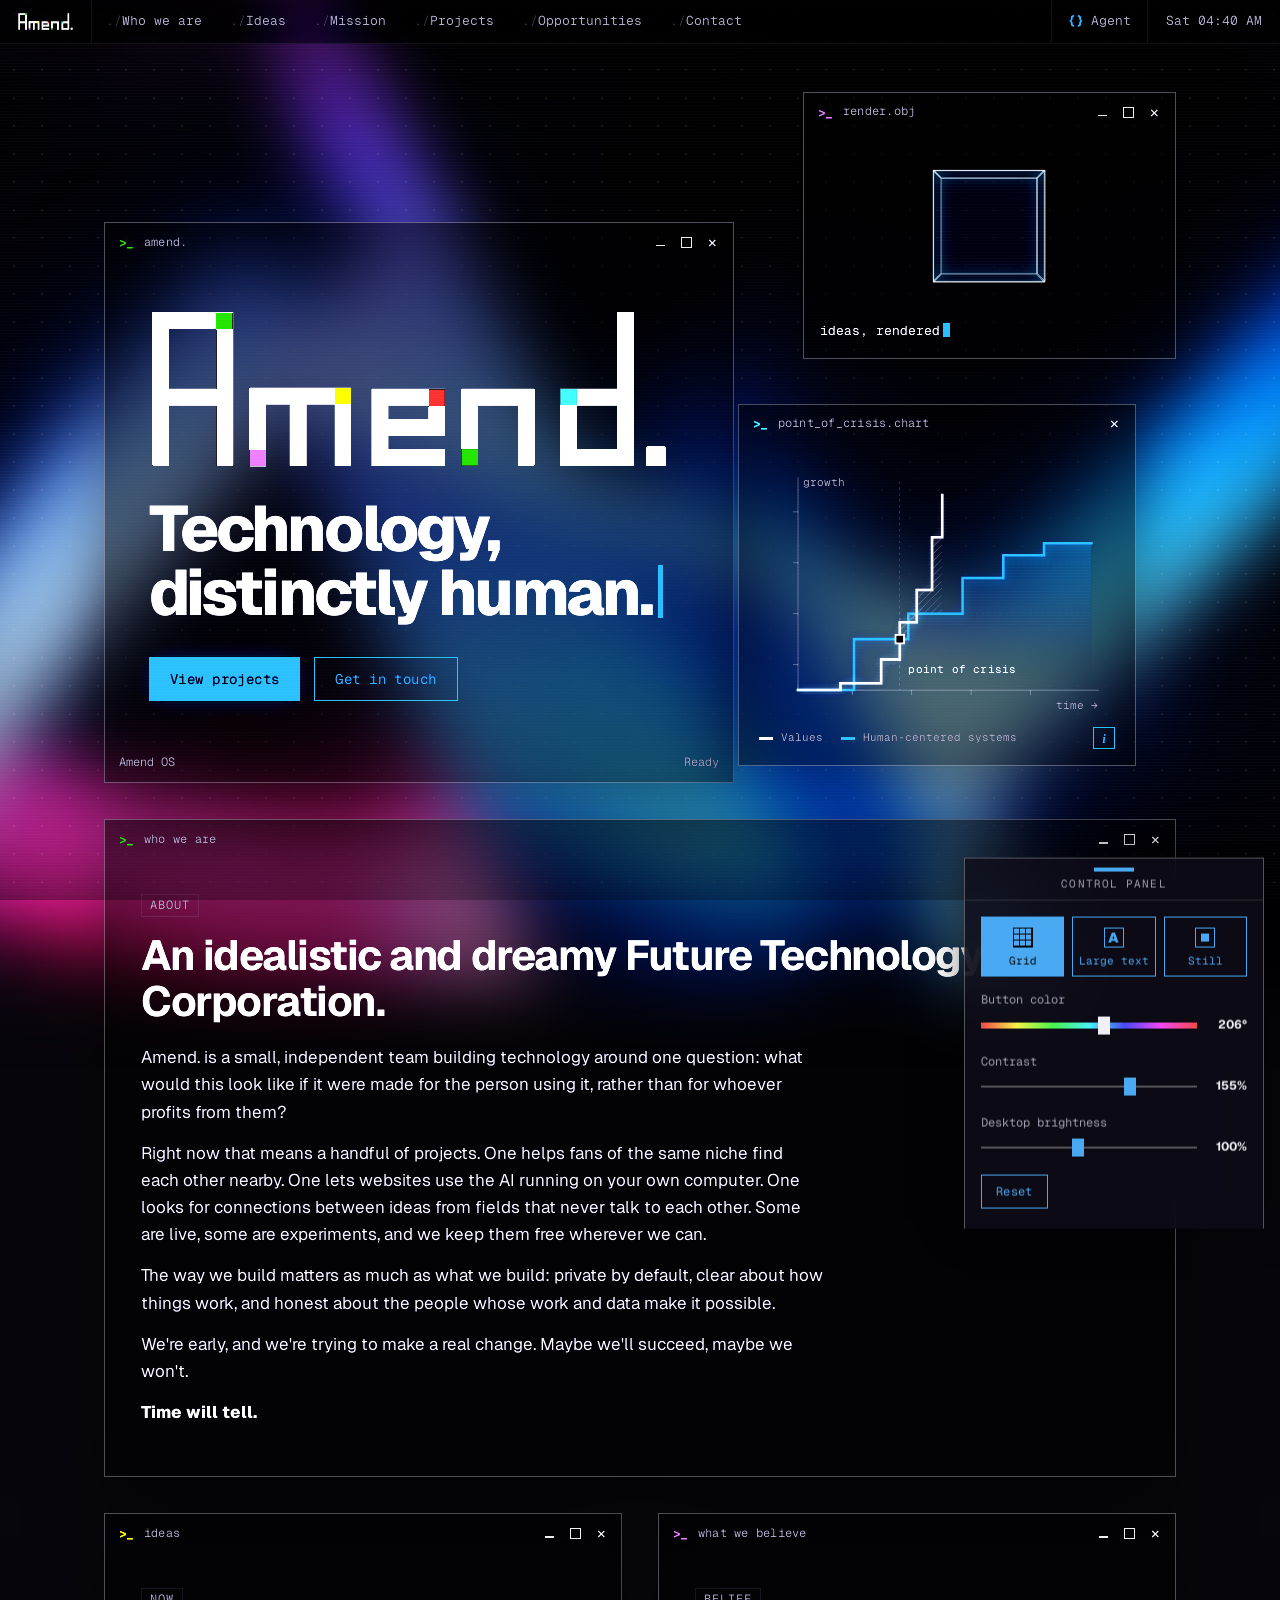
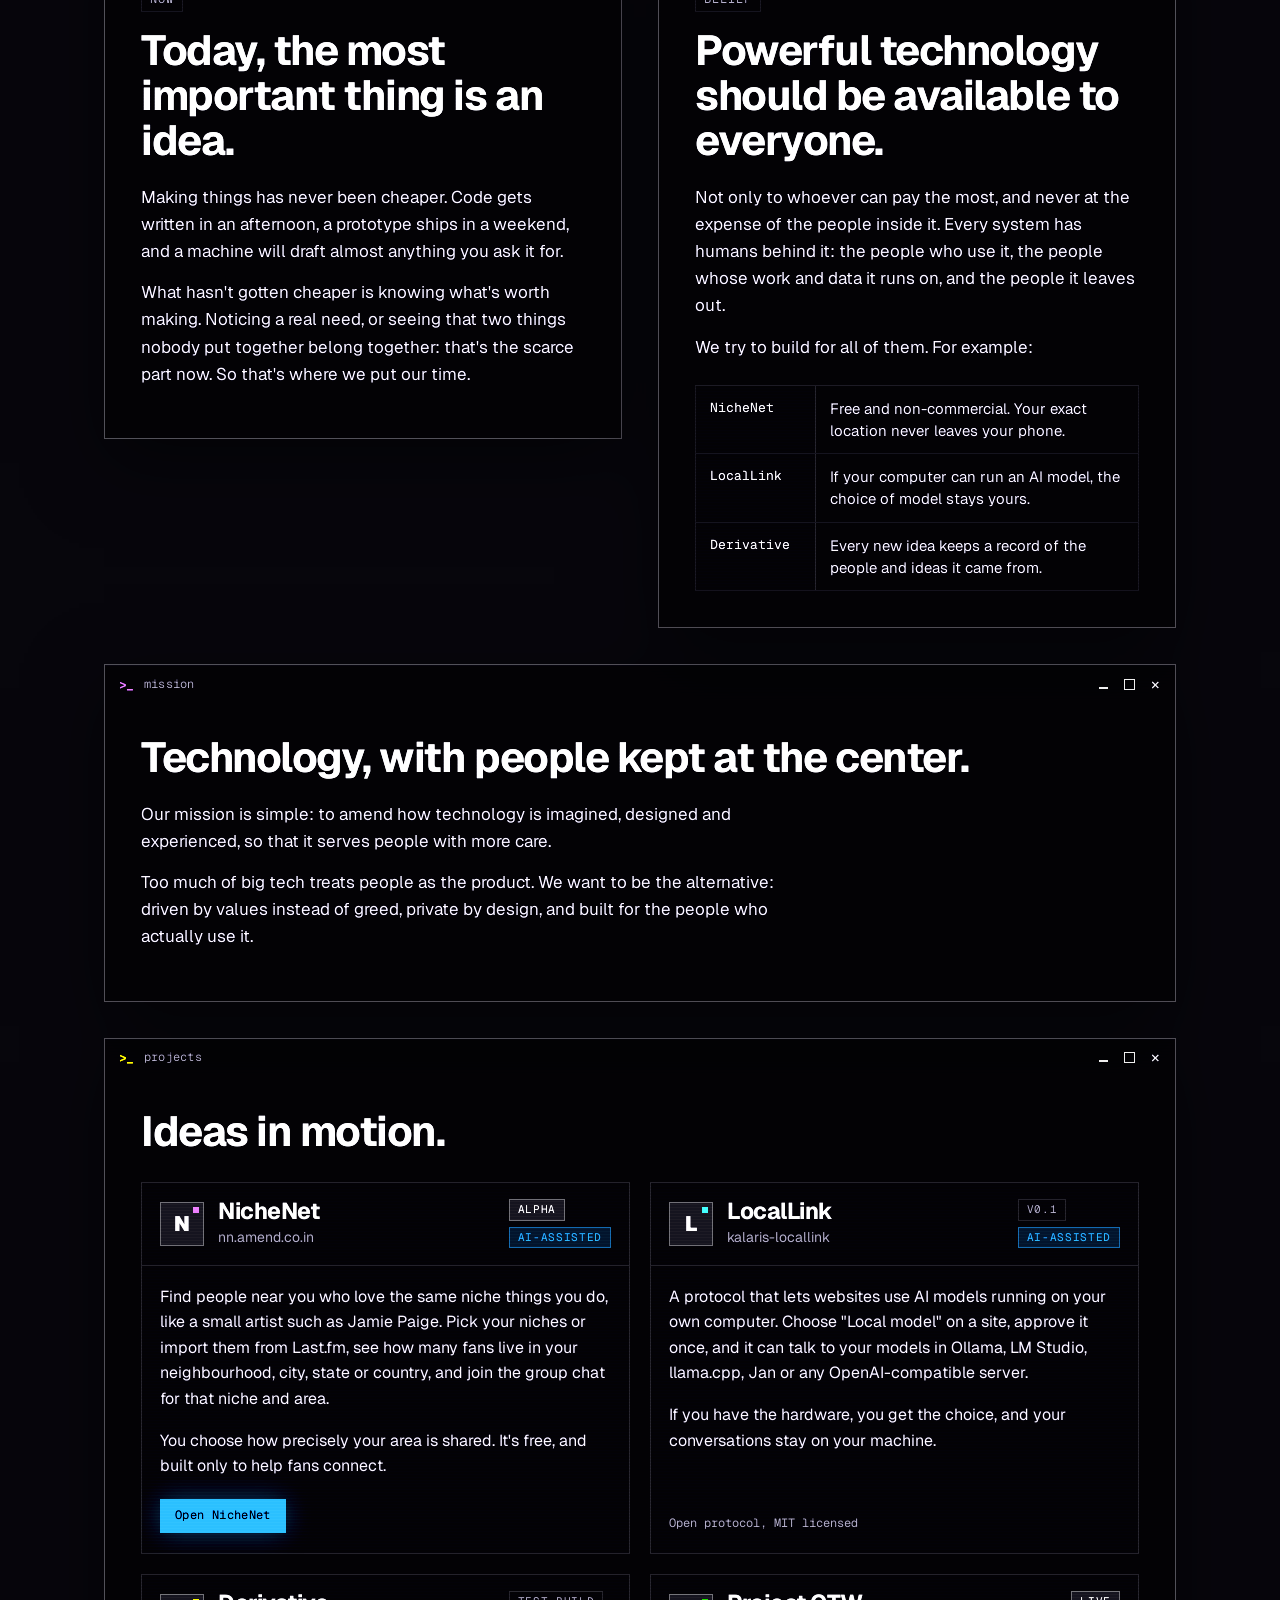
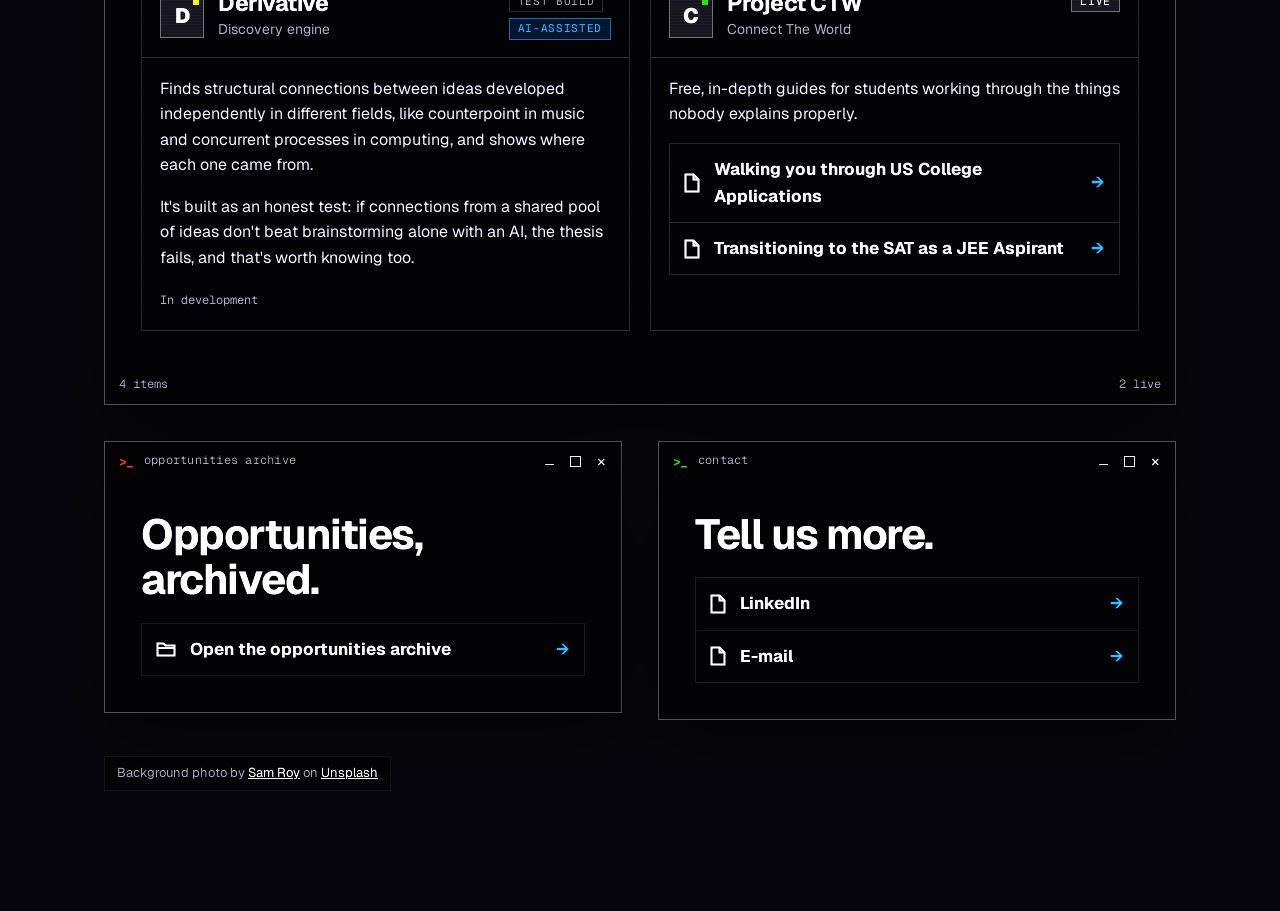
<file: index.html>
<!doctype html>
<html lang="en">
  <head>
    <meta charset="utf-8">
    <meta name="viewport" content="width=device-width, initial-scale=1">
    <title>Amend.</title>
    <meta name="description" content="Amend. — Technology, distinctly human.">
    <link rel="preconnect" href="https://fonts.googleapis.com">
    <link rel="preconnect" href="https://fonts.gstatic.com" crossorigin>
    <link rel="stylesheet" href="https://fonts.googleapis.com/css2?family=Geist:wght@400..900&family=Geist+Mono:wght@400..700&display=swap">
    <link rel="stylesheet" href="styles.css?v=20261114b">
    <script>
      // Agent view: a plain-text version of the page for AI agents.
      // On with ?agent (or ?agent=1), off with ?agent=0, otherwise the saved choice.
      try {
        var q = new URLSearchParams(location.search).get('agent');
        var agentOn = q !== null ? q !== '0' : localStorage.getItem('amend-agent') === '1';
        if (agentOn) document.documentElement.classList.add('agent');
      } catch (e) {}
    </script>
    <script>
      // Hide the hero window until the opening "zoom" animation runs.
      if (!window.matchMedia('(prefers-reduced-motion: reduce)').matches &&
          !document.documentElement.classList.contains('agent')) {
        document.documentElement.classList.add('zoom-pending');
      }
    </script>
  </head>
  <body>
    <svg width="0" height="0" style="position:absolute" aria-hidden="true" focusable="false">
      <symbol id="icon-doc" viewBox="0 0 16 20">
        <path d="M1.5 1.5h8l5 5v12h-13z" fill="none" stroke="currentColor" stroke-width="2"/>
        <path d="M9.5 1.5v5h5" fill="none" stroke="currentColor" stroke-width="2"/>
      </symbol>
      <symbol id="icon-folder" viewBox="0 0 20 16">
        <path d="M1.5 2.5h6l2 2h9v10h-17z" fill="none" stroke="currentColor" stroke-width="2"/>
        <path d="M1.5 7h17" fill="none" stroke="currentColor" stroke-width="2"/>
      </symbol>
      <symbol id="icon-folder-line" viewBox="0 0 32 26">
        <path d="M1.5 4.5h10l3 3h16v17h-29z" fill="rgba(255,255,255,.18)" stroke="currentColor" stroke-width="1.5"/>
      </symbol>
      <symbol id="icon-console" viewBox="0 0 32 26">
        <rect x="1.5" y="1.5" width="29" height="23" fill="rgba(255,255,255,.08)" stroke="currentColor" stroke-width="1.5"/>
        <path d="M7 9l4 3.5L7 16M13.5 17h7" fill="none" stroke="currentColor" stroke-width="1.5"/>
      </symbol>
      <symbol id="icon-archive" viewBox="0 0 32 26">
        <rect x="1.5" y="1.5" width="29" height="7" fill="rgba(255,255,255,.08)" stroke="currentColor" stroke-width="1.5"/>
        <path d="M3.5 8.5v16h25v-16M12 13.5h8" fill="none" stroke="currentColor" stroke-width="1.5"/>
      </symbol>
    </svg>

    <header class="menubar">
      <a class="brand" href="#top" aria-label="Amend. home">
        <img src="assets/logo-mac-small-dark.png" alt="" width="80" height="25">
      </a>
      <nav class="menu" aria-label="Primary navigation">
        <a href="#who-we-are">Who we are</a>
        <a href="#ideas">Ideas</a>
        <a href="#mission">Mission</a>
        <a href="#projects">Projects</a>
        <a href="opportunities.html">Opportunities</a>
        <a href="#contact">Contact</a>
      </nav>
      <button type="button" class="agent-btn" id="agent-toggle" aria-pressed="false" title="Plain-text view for AI agents and screen readers">
        <span class="agent-glyph" aria-hidden="true">{}</span>
        Agent
      </button>
      <button type="button" class="launch-btn" id="launch-btn" aria-expanded="false" aria-controls="launcher">
        <span class="launch-glyph" aria-hidden="true"><i></i><i></i><i></i><i></i></span>
        Launch
      </button>
      <span class="clock" id="clock" aria-hidden="true"></span>
    </header>

    <div class="window launcher" id="launcher" role="dialog" aria-label="Launcher" hidden>
      <div class="titlebar">
        <span class="pixel pixel-green" aria-hidden="true"></span>
        <span class="window-title">Applications</span>
        <button type="button" class="winbtn" id="launcher-close" aria-label="Close launcher">&times;</button>
      </div>
      <nav class="tiles" aria-label="Launcher navigation">
          <a class="tile" href="#who-we-are"><span class="app-icon app-icon-green" aria-hidden="true">W</span><span>Who we are</span></a>
          <a class="tile" href="#ideas"><span class="app-icon app-icon-yellow" aria-hidden="true">I</span><span>Ideas</span></a>
          <a class="tile" href="#mission"><span class="app-icon app-icon-cyan" aria-hidden="true">M</span><span>Mission</span></a>
          <a class="tile" href="#projects"><span class="app-icon app-icon-purple" aria-hidden="true">P</span><span>Projects</span></a>
          <a class="tile" href="opportunities.html"><span class="app-icon app-icon-red" aria-hidden="true">O</span><span>Opportunities</span></a>
          <a class="tile" href="#contact"><span class="app-icon app-icon-green" aria-hidden="true">C</span><span>Contact</span></a>
      </nav>
    </div>

    <nav class="desk-icons desk-icons-left" aria-label="Desktop shortcuts">
      <a class="desk-icon" href="#top"><svg aria-hidden="true"><use href="#icon-folder-line"/></svg><span>c:/amend</span></a>
      <a class="desk-icon" href="#projects"><svg aria-hidden="true"><use href="#icon-folder-line"/></svg><span>projects</span></a>
    </nav>
    <div class="desk-icons desk-icons-right">
      <button type="button" class="desk-icon" data-open-controls><svg aria-hidden="true"><use href="#icon-console"/></svg><span>console</span></button>
      <a class="desk-icon" href="opportunities.html"><svg aria-hidden="true"><use href="#icon-archive"/></svg><span>archive</span></a>
    </div>

    <main class="desktop" id="top">
      <p class="agent-note" hidden>Agent view: a plain-text version of this page for AI agents and screen readers. Turn it off with the Agent button, or open the page with <code>?agent=0</code>.</p>


      <div class="hero">
        <section class="window window-hero" aria-labelledby="hero-title">
          <div class="titlebar">
            <span class="pixel pixel-green" aria-hidden="true"></span>
            <span class="window-title">Amend.</span>
            <span class="winbtns" aria-hidden="true"><i></i><i></i><i></i></span>
          </div>
          <div class="window-body">
            <h1 class="hero-logo" id="hero-title">
              <img src="assets/logo-mac-dark.png" alt="Amend." width="1600" height="492">
            </h1>
            <p class="hero-subtitle">Technology, distinctly human.</p>
            <div class="hero-actions">
              <a class="button button-primary" href="#projects">View projects</a>
              <a class="button" href="#contact">Get in touch</a>
            </div>
          </div>
          <div class="statusbar" aria-hidden="true"><span>Amend OS</span><span>Ready</span></div>
        </section>

        <div class="hero-side">
          <div class="window window-cube" aria-hidden="true">
            <div class="titlebar">
              <span class="pixel pixel-purple"></span>
              <span class="window-title">render.obj</span>
              <span class="winbtns"><i></i><i></i><i></i></span>
            </div>
            <div class="cube-stage">
              <div class="cube"><i></i><i></i><i></i><i></i><i></i><i></i></div>
            </div>
            <p class="cube-caption">ideas, rendered<span class="caret"></span></p>
          </div>
          <figure class="window window-chart" aria-label="Chart: values versus human-centered systems, and the point of crisis where they part">
            <div class="titlebar">
              <span class="pixel pixel-cyan" aria-hidden="true"></span>
              <span class="window-title">point_of_crisis.chart</span>
              <span class="winbtns" aria-hidden="true"><i></i><i></i><i></i></span>
            </div>
            <div class="window-body chart-body">
              <svg class="chart" viewBox="0 0 420 300" aria-hidden="true">
                <defs>
                  <linearGradient id="chart-human-fill" x1="0" y1="0" x2="0" y2="1">
                    <stop offset="0" class="chart-stop-top"/>
                    <stop offset="1" class="chart-stop-bottom"/>
                  </linearGradient>
                  <pattern id="chart-hatch" width="6" height="6" patternUnits="userSpaceOnUse" patternTransform="rotate(45)">
                    <line x1="0" y1="0" x2="0" y2="6" class="chart-hatch-line"/>
                  </pattern>
                </defs>
                <g class="chart-grid">
                  <line x1="46" y1="60" x2="400" y2="60"/><line x1="46" y1="120" x2="400" y2="120"/>
                  <line x1="46" y1="180" x2="400" y2="180"/><line x1="46" y1="240" x2="400" y2="240"/>
                </g>
                <g class="chart-ticks">
                  <line x1="40" y1="60" x2="46" y2="60"/><line x1="40" y1="120" x2="46" y2="120"/>
                  <line x1="40" y1="180" x2="46" y2="180"/><line x1="40" y1="240" x2="46" y2="240"/>
                  <line x1="110" y1="270" x2="110" y2="276"/><line x1="180" y1="270" x2="180" y2="276"/>
                  <line x1="250" y1="270" x2="250" y2="276"/><line x1="320" y1="270" x2="320" y2="276"/>
                </g>
                <path class="chart-area" d="M46 270 H112 V210 H176 V180 H240 V138 H288 V111 H336 V97 H392 V270 Z"/>
                <path class="chart-gap" d="M166 210 V190 H186 V152 H204 V90 H216 V180 H176 V210 Z"/>
                <line class="chart-crisis-line" x1="166" y1="24" x2="166" y2="270"/>
                <path class="chart-axis" d="M46 20 V270 H400"/>
                <text class="chart-label" x="52" y="30">growth</text>
                <text class="chart-label" x="400" y="292" text-anchor="end">time &rarr;</text>
                <path class="chart-line chart-line-human" pathLength="1" d="M46 270 H112 V210 H176 V180 H240 V138 H288 V111 H336 V97 H392"/>
                <path class="chart-line chart-line-values" pathLength="1" d="M46 270 H96 V262 H144 V234 H166 V190 H186 V152 H204 V90 H216 V40"/>
                <rect class="chart-crisis-pulse" x="160" y="204" width="12" height="12"/>
                <rect class="chart-crisis" x="161" y="205" width="10" height="10"/>
                <text class="chart-label chart-label-crisis" x="176" y="250">point of crisis</text>
              </svg>
              <figcaption class="chart-legend">
                <span><span class="swatch swatch-values"></span>Values</span>
                <span><span class="swatch swatch-human"></span>Human-centered systems</span>
                <button type="button" class="info-btn" aria-expanded="false" aria-controls="chart-info" aria-label="What does this chart show?">i</button>
              </figcaption>
              <p class="chart-info" id="chart-info" hidden>Both lines start flat. At the point of crisis, values shoot up almost vertically, while human-centered systems keep climbing at their own slow pace. The gap that opens between them is the space we want to build in.</p>
            </div>
          </figure>
        </div>
      </div>

      <section class="window" id="who-we-are" aria-labelledby="who-title">
        <div class="titlebar">
          <span class="pixel pixel-green" aria-hidden="true"></span>
          <h2 class="window-title" id="who-title">Who we are</h2>
          <span class="winbtns" aria-hidden="true"><i></i><i></i><i></i></span>
        </div>
        <div class="window-body">
          <p class="kicker">About</p>
          <p class="lede">An idealistic and dreamy Future Technology Corporation.</p>
          <p>Amend. is a small, independent team building technology around one question: what would this look like if it were made for the person using it, rather than for whoever profits from them?</p>
          <p>Right now that means a handful of projects. One helps fans of the same niche find each other nearby. One lets websites use the AI running on your own computer. One looks for connections between ideas from fields that never talk to each other. Some are live, some are experiments, and we keep them free wherever we can.</p>
          <p>The way we build matters as much as what we build: private by default, clear about how things work, and honest about the people whose work and data make it possible.</p>
          <p>We're early, and we're trying to make a real change. Maybe we'll succeed, maybe we won't.</p>
          <p class="signoff">Time will tell.</p>
        </div>
      </section>

      <div class="row">
        <section class="window" id="ideas" aria-labelledby="ideas-title">
          <div class="titlebar">
            <span class="pixel pixel-yellow" aria-hidden="true"></span>
            <h2 class="window-title" id="ideas-title">Ideas</h2>
            <span class="winbtns" aria-hidden="true"><i></i><i></i><i></i></span>
          </div>
          <div class="window-body">
            <p class="kicker">Now</p>
            <p class="lede">Today, the most important thing is an idea.</p>
            <p>Making things has never been cheaper. Code gets written in an afternoon, a prototype ships in a weekend, and a machine will draft almost anything you ask it for.</p>
            <p>What hasn't gotten cheaper is knowing what's worth making. Noticing a real need, or seeing that two things nobody put together belong together: that's the scarce part now. So that's where we put our time.</p>
          </div>
        </section>

        <section class="window" id="belief" aria-labelledby="belief-title">
          <div class="titlebar">
            <span class="pixel pixel-purple" aria-hidden="true"></span>
            <h2 class="window-title" id="belief-title">What we believe</h2>
            <span class="winbtns" aria-hidden="true"><i></i><i></i><i></i></span>
          </div>
          <div class="window-body">
            <p class="kicker">Belief</p>
            <p class="lede">Powerful technology should be available to everyone.</p>
            <p>Not only to whoever can pay the most, and never at the expense of the people inside it. Every system has humans behind it: the people who use it, the people whose work and data it runs on, and the people it leaves out.</p>
            <p>We try to build for all of them. For example:</p>
            <ul class="examples">
              <li><b>NicheNet</b><span>Free and non-commercial. Your exact location never leaves your phone.</span></li>
              <li><b>LocalLink</b><span>If your computer can run an AI model, the choice of model stays yours.</span></li>
              <li><b>Derivative</b><span>Every new idea keeps a record of the people and ideas it came from.</span></li>
            </ul>
          </div>
        </section>
      </div>

      <section class="window" id="mission" aria-labelledby="mission-title">
        <div class="titlebar">
          <span class="pixel pixel-purple" aria-hidden="true"></span>
          <h2 class="window-title" id="mission-title">Mission</h2>
          <span class="winbtns" aria-hidden="true"><i></i><i></i><i></i></span>
        </div>
        <div class="window-body">
          <p class="lede">Technology, with people kept at the center.</p>
          <p>Our mission is simple: to amend how technology is imagined, designed and experienced, so that it serves people with more care.</p>
          <p>Too much of big tech treats people as the product. We want to be the alternative: driven by values instead of greed, private by design, and built for the people who actually use it.</p>
        </div>
      </section>

      <section class="window" id="projects" aria-labelledby="projects-title">
        <div class="titlebar">
          <span class="pixel pixel-yellow" aria-hidden="true"></span>
          <h2 class="window-title" id="projects-title">Projects</h2>
          <span class="winbtns" aria-hidden="true"><i></i><i></i><i></i></span>
        </div>
        <div class="window-body">
          <p class="lede">Ideas in motion.</p>
          <div class="apps">

            <article class="app" aria-labelledby="nn-title">
              <div class="app-head">
                <span class="app-icon app-icon-purple" aria-hidden="true">N</span>
                <div>
                  <h3 class="app-name" id="nn-title">NicheNet</h3>
                  <span class="app-meta">nn.amend.co.in</span>
                </div>
                <span class="badges"><span class="badge badge-dark">Alpha</span><span class="badge badge-ai" title="Built with help from AI tools">AI-assisted</span></span>
              </div>
              <div class="app-body">
                <p>Find people near you who love the same niche things you do, like a small artist such as Jamie Paige. Pick your niches or import them from Last.fm, see how many fans live in your neighbourhood, city, state or country, and join the group chat for that niche and area.</p>
                <p>You choose how precisely your area is shared. It's free, and built only to help fans connect.</p>
                <div class="app-actions">
                  <a class="button button-primary button-sm" href="https://nn.amend.co.in">Open NicheNet</a>
                </div>
              </div>
            </article>

            <article class="app" aria-labelledby="ll-title">
              <div class="app-head">
                <span class="app-icon app-icon-cyan" aria-hidden="true">L</span>
                <div>
                  <h3 class="app-name" id="ll-title">LocalLink</h3>
                  <span class="app-meta">kalaris-locallink</span>
                </div>
                <span class="badges"><span class="badge">v0.1</span><span class="badge badge-ai" title="Built with help from AI tools">AI-assisted</span></span>
              </div>
              <div class="app-body">
                <p>A protocol that lets websites use AI models running on your own computer. Choose "Local model" on a site, approve it once, and it can talk to your models in Ollama, LM Studio, llama.cpp, Jan or any OpenAI-compatible server.</p>
                <p>If you have the hardware, you get the choice, and your conversations stay on your machine.</p>
                <div class="app-actions">
                  <span class="app-note">Open protocol, MIT licensed</span>
                </div>
              </div>
            </article>

            <article class="app" aria-labelledby="dv-title">
              <div class="app-head">
                <span class="app-icon app-icon-yellow" aria-hidden="true">D</span>
                <div>
                  <h3 class="app-name" id="dv-title">Derivative</h3>
                  <span class="app-meta">Discovery engine</span>
                </div>
                <span class="badges"><span class="badge">Test build</span><span class="badge badge-ai" title="Built with help from AI tools">AI-assisted</span></span>
              </div>
              <div class="app-body">
                <p>Finds structural connections between ideas developed independently in different fields, like counterpoint in music and concurrent processes in computing, and shows where each one came from.</p>
                <p>It's built as an honest test: if connections from a shared pool of ideas don't beat brainstorming alone with an AI, the thesis fails, and that's worth knowing too.</p>
                <div class="app-actions">
                  <span class="app-note">In development</span>
                </div>
              </div>
            </article>

            <article class="app" aria-labelledby="ctw-title">
              <div class="app-head">
                <span class="app-icon app-icon-green" aria-hidden="true">C</span>
                <div>
                  <h3 class="app-name" id="ctw-title">Project CTW</h3>
                  <span class="app-meta">Connect The World</span>
                </div>
                <span class="badge badge-dark">Live</span>
              </div>
              <div class="app-body">
                <p>Free, in-depth guides for students working through the things nobody explains properly.</p>
                <ul class="file-list">
                  <li>
                    <a href="https://dusty-workshop-b12.notion.site/Walking-you-through-US-college-Apps-3c3656469ba28035abadd67458f427ac?pvs=74">
                      <svg class="doc-icon"><use href="#icon-doc"/></svg>
                      <span>Walking you through US College Applications</span>
                    </a>
                  </li>
                  <li>
                    <a href="https://dusty-workshop-b12.notion.site/Transitioning-to-the-SAT-as-a-JEE-Aspirant-3c0656469ba280358d7bc47eb70c6521?pvs=73">
                      <svg class="doc-icon"><use href="#icon-doc"/></svg>
                      <span>Transitioning to the SAT as a JEE Aspirant</span>
                    </a>
                  </li>
                </ul>
              </div>
            </article>

          </div>
        </div>
        <div class="statusbar" aria-hidden="true"><span>4 items</span><span>2 live</span></div>
      </section>

      <div class="row">
        <section class="window" id="opportunities" aria-labelledby="opp-title">
          <div class="titlebar">
            <span class="pixel pixel-red" aria-hidden="true"></span>
            <h2 class="window-title" id="opp-title">Opportunities archive</h2>
            <span class="winbtns" aria-hidden="true"><i></i><i></i><i></i></span>
          </div>
          <div class="window-body">
            <p class="lede">Opportunities, archived.</p>
            <ul class="file-list">
              <li>
                <a href="opportunities.html">
                  <svg class="doc-icon folder-icon"><use href="#icon-folder"/></svg>
                  <span>Open the opportunities archive</span>
                </a>
              </li>
            </ul>
          </div>
        </section>

        <section class="window" id="contact" aria-labelledby="contact-title">
          <div class="titlebar">
            <span class="pixel pixel-green" aria-hidden="true"></span>
            <h2 class="window-title" id="contact-title">Contact</h2>
            <span class="winbtns" aria-hidden="true"><i></i><i></i><i></i></span>
          </div>
          <div class="window-body">
            <p class="lede">Tell us more.</p>
            <ul class="file-list">
              <li>
                <a href="https://www.linkedin.com/company/amend-project/">
                  <svg class="doc-icon"><use href="#icon-doc"/></svg>
                  <span>LinkedIn</span>
                </a>
              </li>
              <li>
                <a href="mailto:aryankrjha.1235@gmail.com">
                  <svg class="doc-icon"><use href="#icon-doc"/></svg>
                  <span>E-mail</span>
                </a>
              </li>
            </ul>
          </div>
        </section>
      </div>

      <footer class="site-footer">
        <span class="credit">Background photo by <a href="https://unsplash.com/@sam_roy7093?utm_source=unsplash&amp;utm_medium=referral&amp;utm_content=creditCopyText">Sam Roy</a> on <a href="https://unsplash.com/photos/abstract-geometric-shapes-illuminated-with-vibrant-blue-and-pink-light-0oF7ot00-8E?utm_source=unsplash&amp;utm_medium=referral&amp;utm_content=creditCopyText">Unsplash</a></span>
      </footer>
    </main>

    <aside class="sheet" id="controls" aria-label="Control panel">
      <button type="button" class="sheet-handle" id="controls-toggle" aria-expanded="false" aria-controls="controls-body">
        <span class="grabber" aria-hidden="true"></span>
        <span class="sheet-label">Control Panel</span>
      </button>
      <div class="controls-body" id="controls-body">
        <div class="switches">
          <button type="button" class="switch" id="opt-grid" aria-pressed="true">
            <span class="switch-icon switch-icon-grid" aria-hidden="true"></span>Grid
          </button>
          <button type="button" class="switch" id="opt-text" aria-pressed="false">
            <span class="switch-icon switch-icon-text" aria-hidden="true">A</span>Large text
          </button>
          <button type="button" class="switch" id="opt-motion" aria-pressed="false">
            <span class="switch-icon switch-icon-motion" aria-hidden="true"></span>Still
          </button>
        </div>
        <label for="theme-color">Button color
          <span class="control-row">
            <input type="range" id="theme-color" min="0" max="360" value="206" step="1">
            <span class="control-value" id="theme-color-value">206&deg;</span>
          </span>
        </label>
        <label for="contrast">Contrast
          <span class="control-row">
            <input type="range" id="contrast" min="50" max="200" value="155" step="1">
            <span class="control-value" id="contrast-value">155%</span>
          </span>
        </label>
        <label for="brightness">Desktop brightness
          <span class="control-row">
            <input type="range" id="brightness" min="20" max="200" value="100" step="1">
            <span class="control-value" id="brightness-value">100%</span>
          </span>
        </label>
        <button type="button" class="button button-sm" id="opt-reset">Reset</button>
      </div>
    </aside>

    <script src="site.js?v=20261114b"></script>
  </body>
</html>
</file>
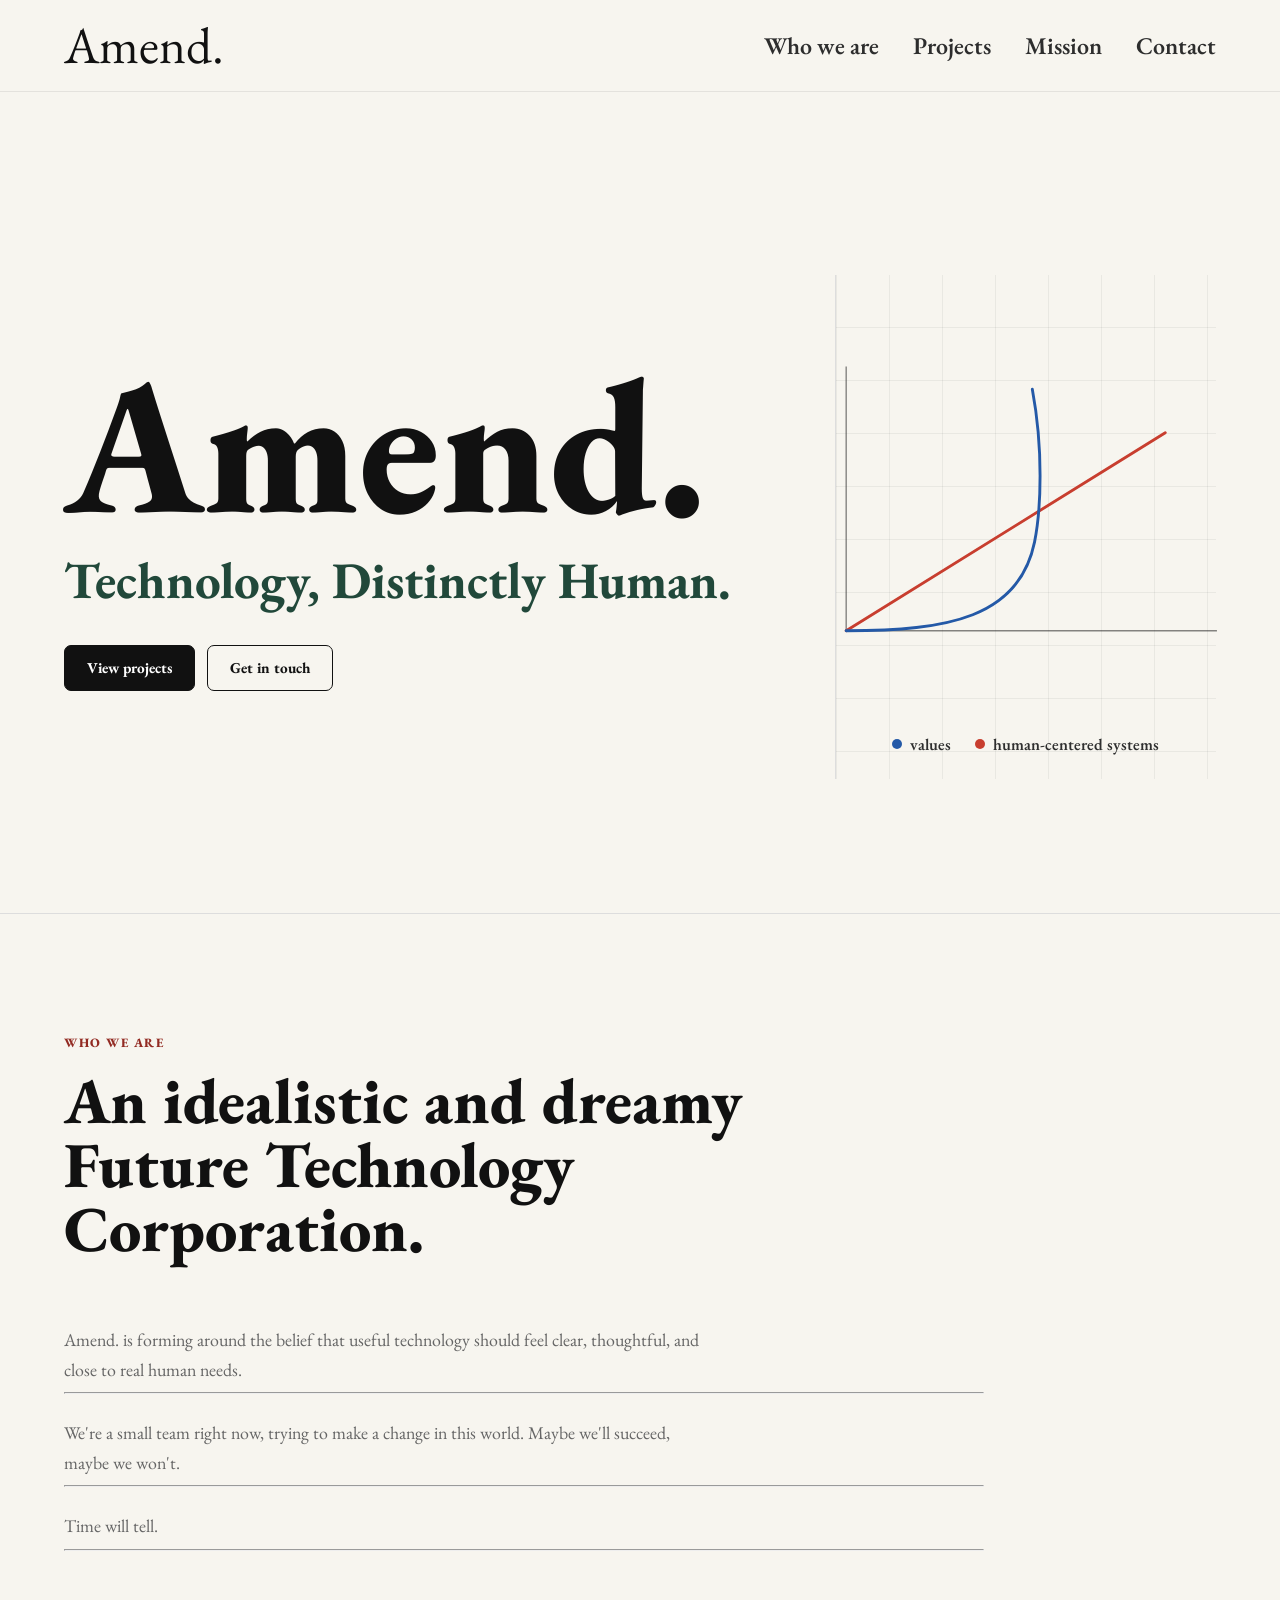
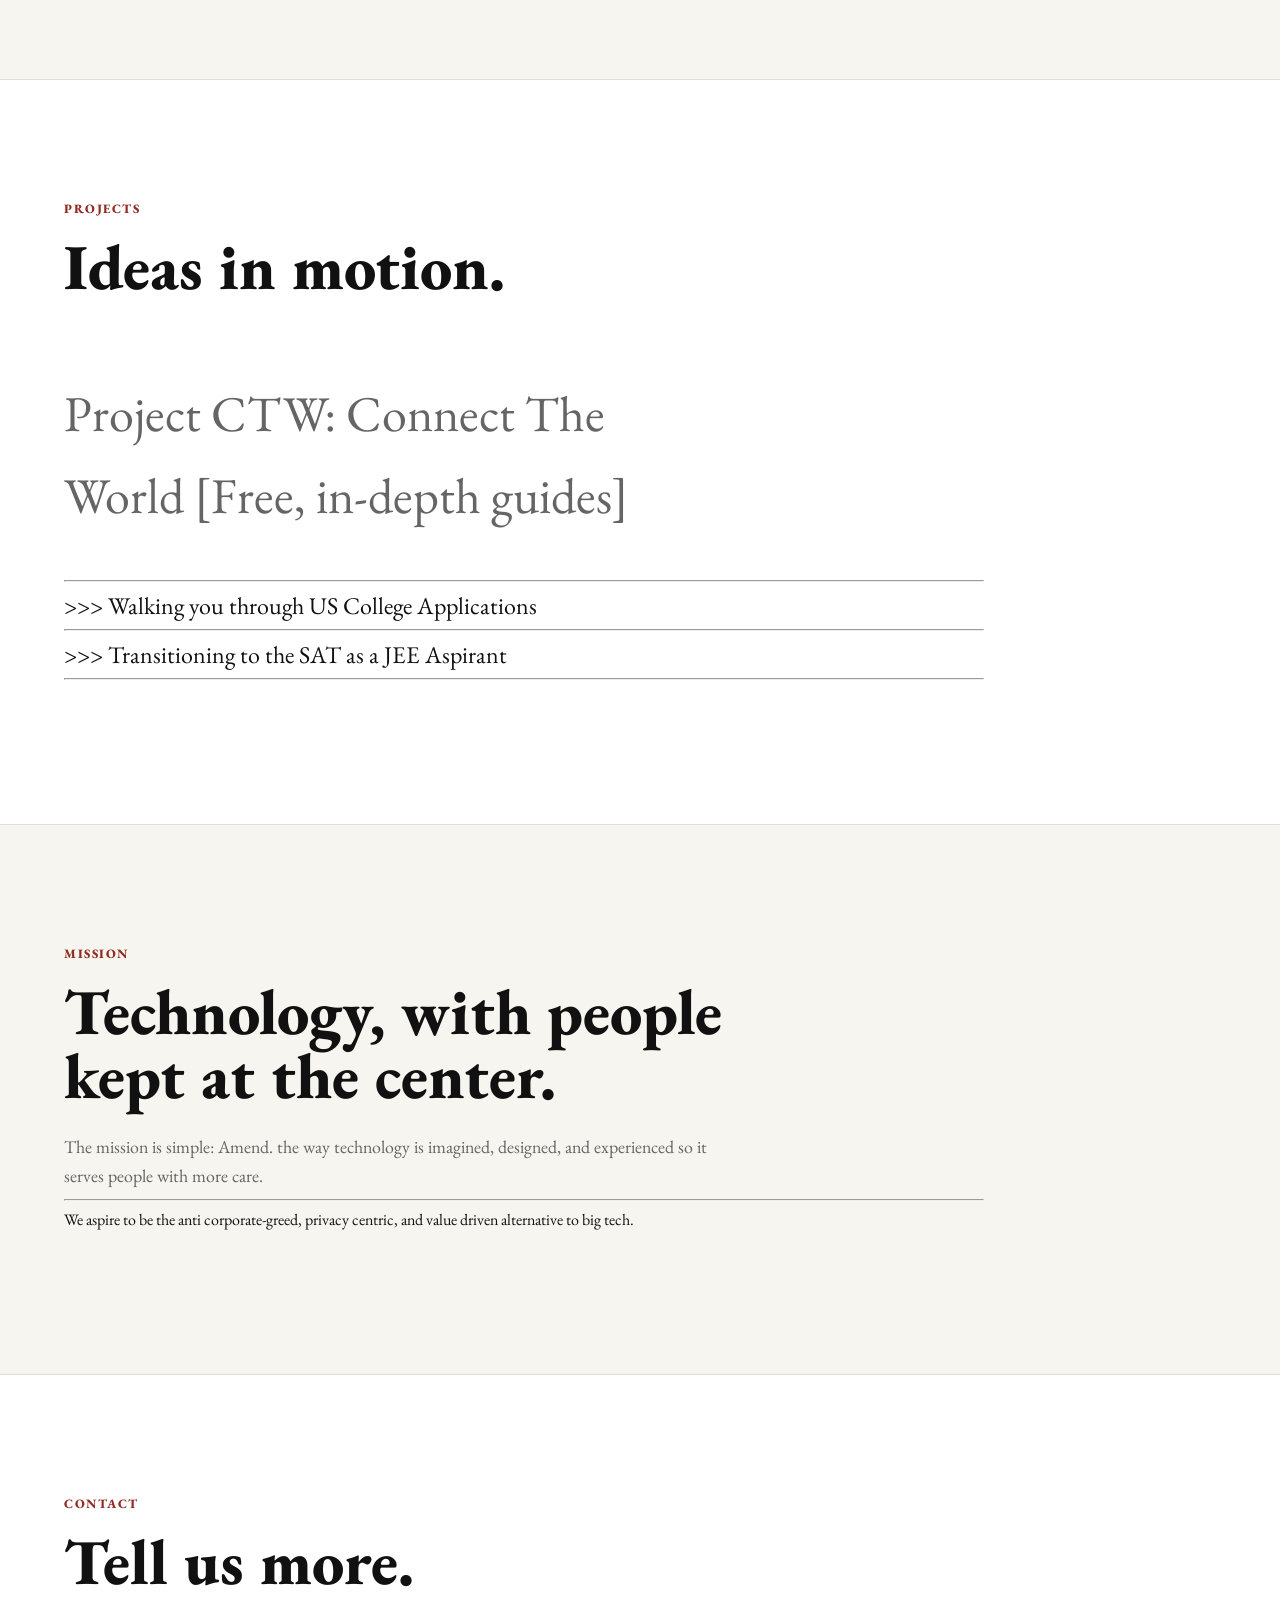
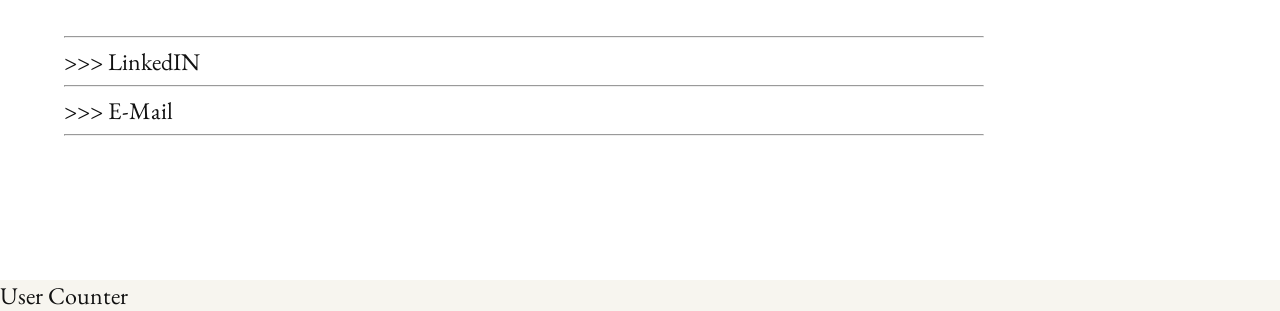
<file: g-p-6a958a79ac7c8191b5124ed37e9edbef/index.html>
<!doctype html>
<html lang="en">
  <head>
    <meta charset="utf-8">
    <meta name="viewport" content="width=device-width, initial-scale=1">
    <title>Amend.</title>
    <link rel="preconnect" href="https://fonts.googleapis.com">
    <link rel="preconnect" href="https://fonts.gstatic.com" crossorigin>
    <link href="https://fonts.googleapis.com/css2?family=EB+Garamond:ital,wght@0,400..800;1,400..800&display=swap" rel="stylesheet">
    <link rel="preconnect" href="https://fonts.googleapis.com">
  <link rel="preconnect" href="https://fonts.gstatic.com" crossorigin>
  <link href="https://fonts.googleapis.com/css2?family=JetBrains+Mono:ital,wght@0,100..800;1,100..800&display=swap" rel="stylesheet">
    <link rel="stylesheet" href="styles.css">
  </head>
  <body>
    <header class="site-header">
      <a class="brand" href="#" aria-label="Amend. home">
        <span class="brand-wordmark">Amend.</span>
      </a>

      <nav class="site-nav" aria-label="Primary navigation">
        <a href="#who-we-are">Who we are</a>
        <a href="#projects">Projects</a>
        <a href="#mission">Mission</a>
        <a href="#contact">Contact</a>
      </nav>
    </header>

    <main>
      <section class="hero" aria-labelledby="hero-title">
        <div class="hero-copy">
          <h1 id="hero-title">Amend.</h1>
          <p class="hero-subtitle">Technology, Distinctly Human.</p>
          <div class="hero-actions" aria-label="Primary actions">
            <a class="button button-primary" href="#projects">View projects</a>
            <a class="button button-secondary" href="#contact">Get in touch</a>
          </div>
        </div>

        <div class="hero-visual" aria-hidden="true">
          <svg class="crisis-graph" viewBox="0 0 420 320" role="img">
            <line class="graph-axis" x1="48" y1="276" x2="382" y2="276"></line>
            <line class="graph-axis" x1="48" y1="276" x2="48" y2="38"></line>
            <line class="graph-line graph-line-human" x1="48" y1="276" x2="336" y2="97.2"></line>
            <path class="graph-line graph-line-values" d="M 48 276 C 140 276, 204 264, 218 196 C 224 166, 226 112, 216 58"></path>
          </svg>
          <div class="graph-legend">
            <span class="legend-item"><span class="legend-dot legend-dot-values"></span>values</span>
            <span class="legend-item"><span class="legend-dot legend-dot-human"></span>human-centered systems</span>
          </div>
        </div>
      </section>

      <section class="content-section" id="who-we-are">
        <div class="section-inner">
          <p class="section-kicker">Who we are</p>
          <h2>An idealistic and dreamy Future Technology Corporation.</h2>
          <p style="padding-top: 40px;">
            Amend. is forming around the belief that useful technology should
            feel clear, thoughtful, and close to real human needs.
          </p>
          <hr>
          <p>We're a small team right now, trying to make a change in this world. Maybe we'll succeed, maybe we won't.</p>
          <hr>
          <p>Time will tell.</p>
          <hr>
        </div>
      </section>

      <section class="content-section" id="projects">
        <div class="section-inner">
          <p class="section-kicker">Projects</p>
          <h2>Ideas in motion.</h2>
          <p id="project_introduction">Project CTW: Connect The World [Free, in-depth guides]</p>
          <p class="project_link">
            <hr>
            <a href="https://dusty-workshop-b12.notion.site/Walking-you-through-US-college-Apps-3c3656469ba28035abadd67458f427ac?pvs=74">>>> Walking you through US College Applications</a> <hr>
                        <a href="https://dusty-workshop-b12.notion.site/Transitioning-to-the-SAT-as-a-JEE-Aspirant-3c0656469ba280358d7bc47eb70c6521?pvs=73">>>> Transitioning to the SAT as a JEE Aspirant</a>
          <hr>
                      </p>
        </div>
      </section>

      <section class="content-section" id="mission">
        <div class="section-inner">
          <p class="section-kicker">Mission</p>
          <h2>Technology, with people kept at the center.</h2>
          <p>
            The mission is simple: Amend. the way technology is imagined,
            designed, and experienced so it serves people with more care.
            <hr>
            We aspire to be the anti corporate-greed, privacy centric, and value driven alternative to big tech.
          </p>
        </div>
      </section>

      <section class="content-section" id="contact">
        <div class="section-inner">
          <p class="section-kicker">Contact</p>
          <h2>Tell us more.</h2>
   
          <p class="project_link">
            <hr>
            <a href="https://www.linkedin.com/company/amend-project/ ">>>> LinkedIN</a> <hr>
                        <a href="mailto:aryankrjha.1235@gmail.com">>>> E-Mail</a>
          <hr>
                      </p>
        </div>
      </section>
       <a href='http://www.freevisitorcounters.com'>User Counter</a> <script type='text/javascript' src='https://www.freevisitorcounters.com/auth.php?id=dabf2716cbe0118328e2a42e18aaba85140b905e'></script>
<script type="text/javascript" src="https://www.freevisitorcounters.com/en/home/counter/1632370/t/5"></script>
    </main>
  </body>
</html>
</file>
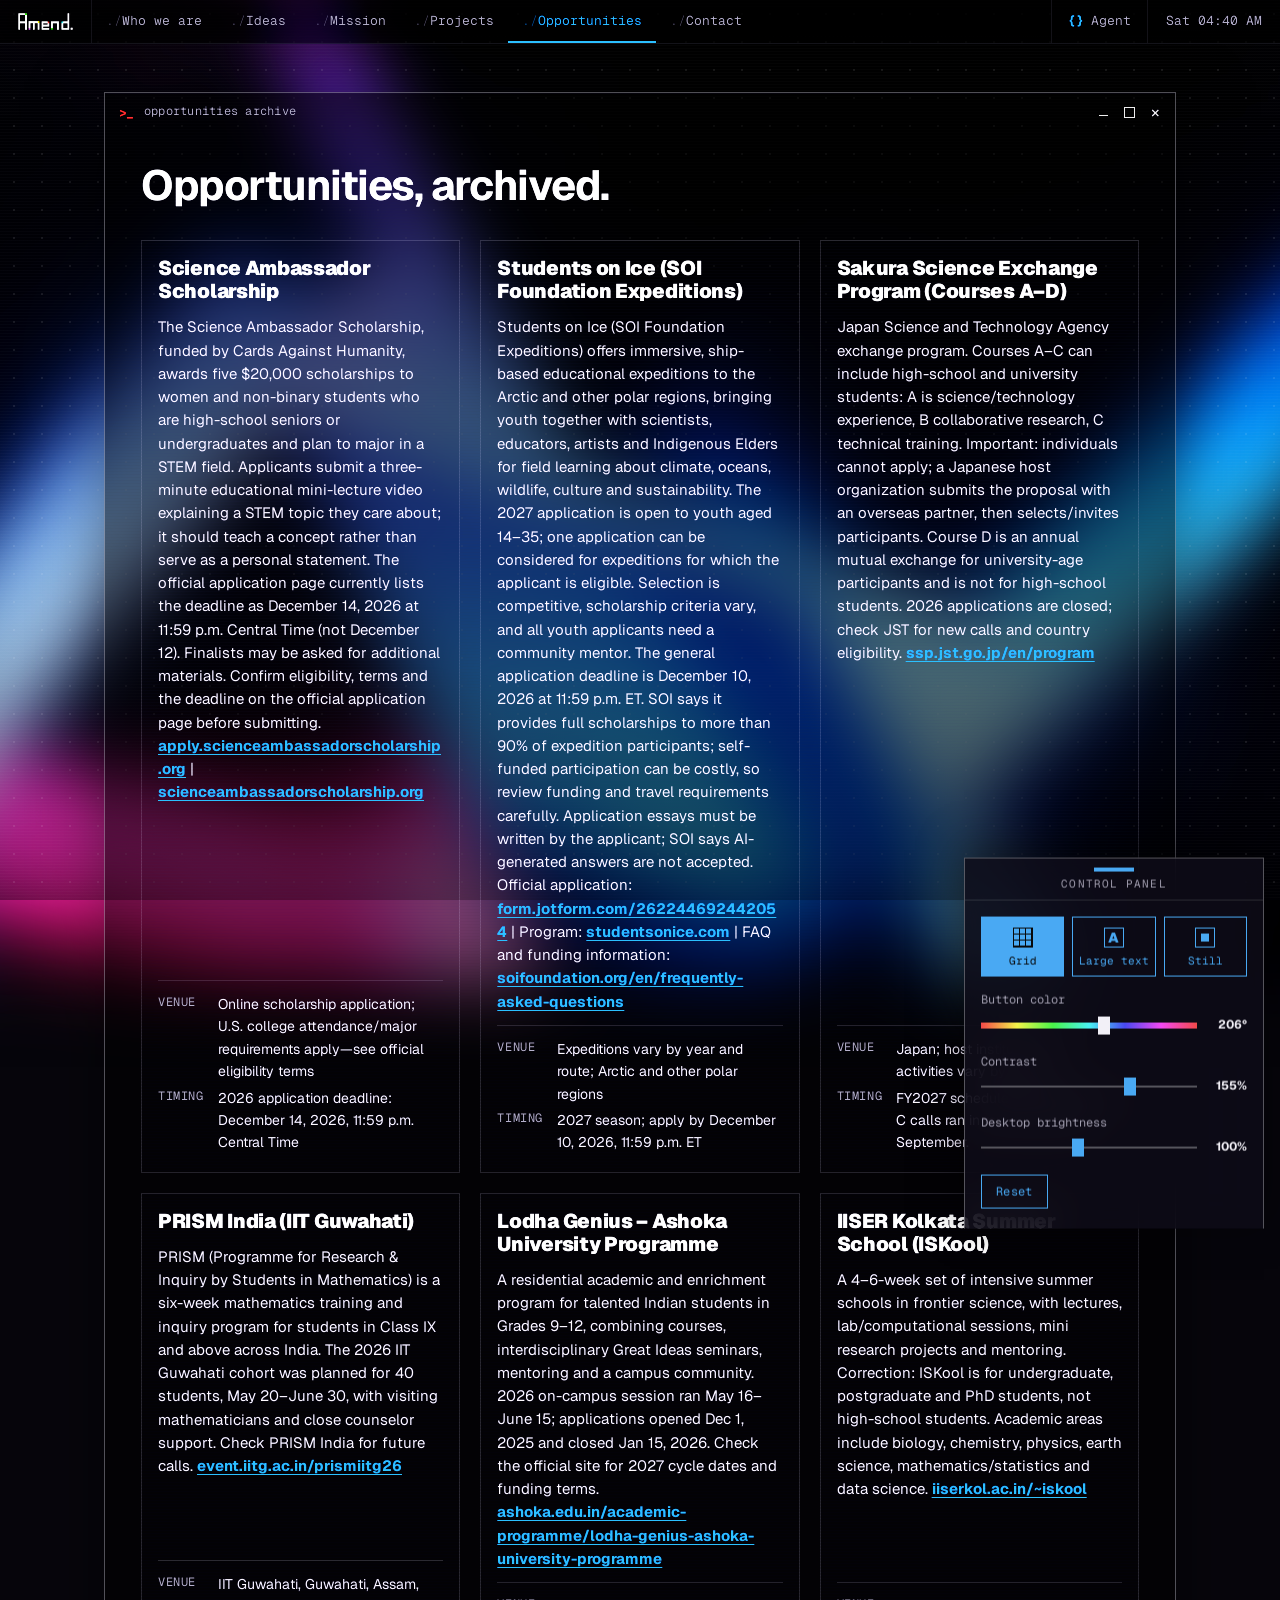
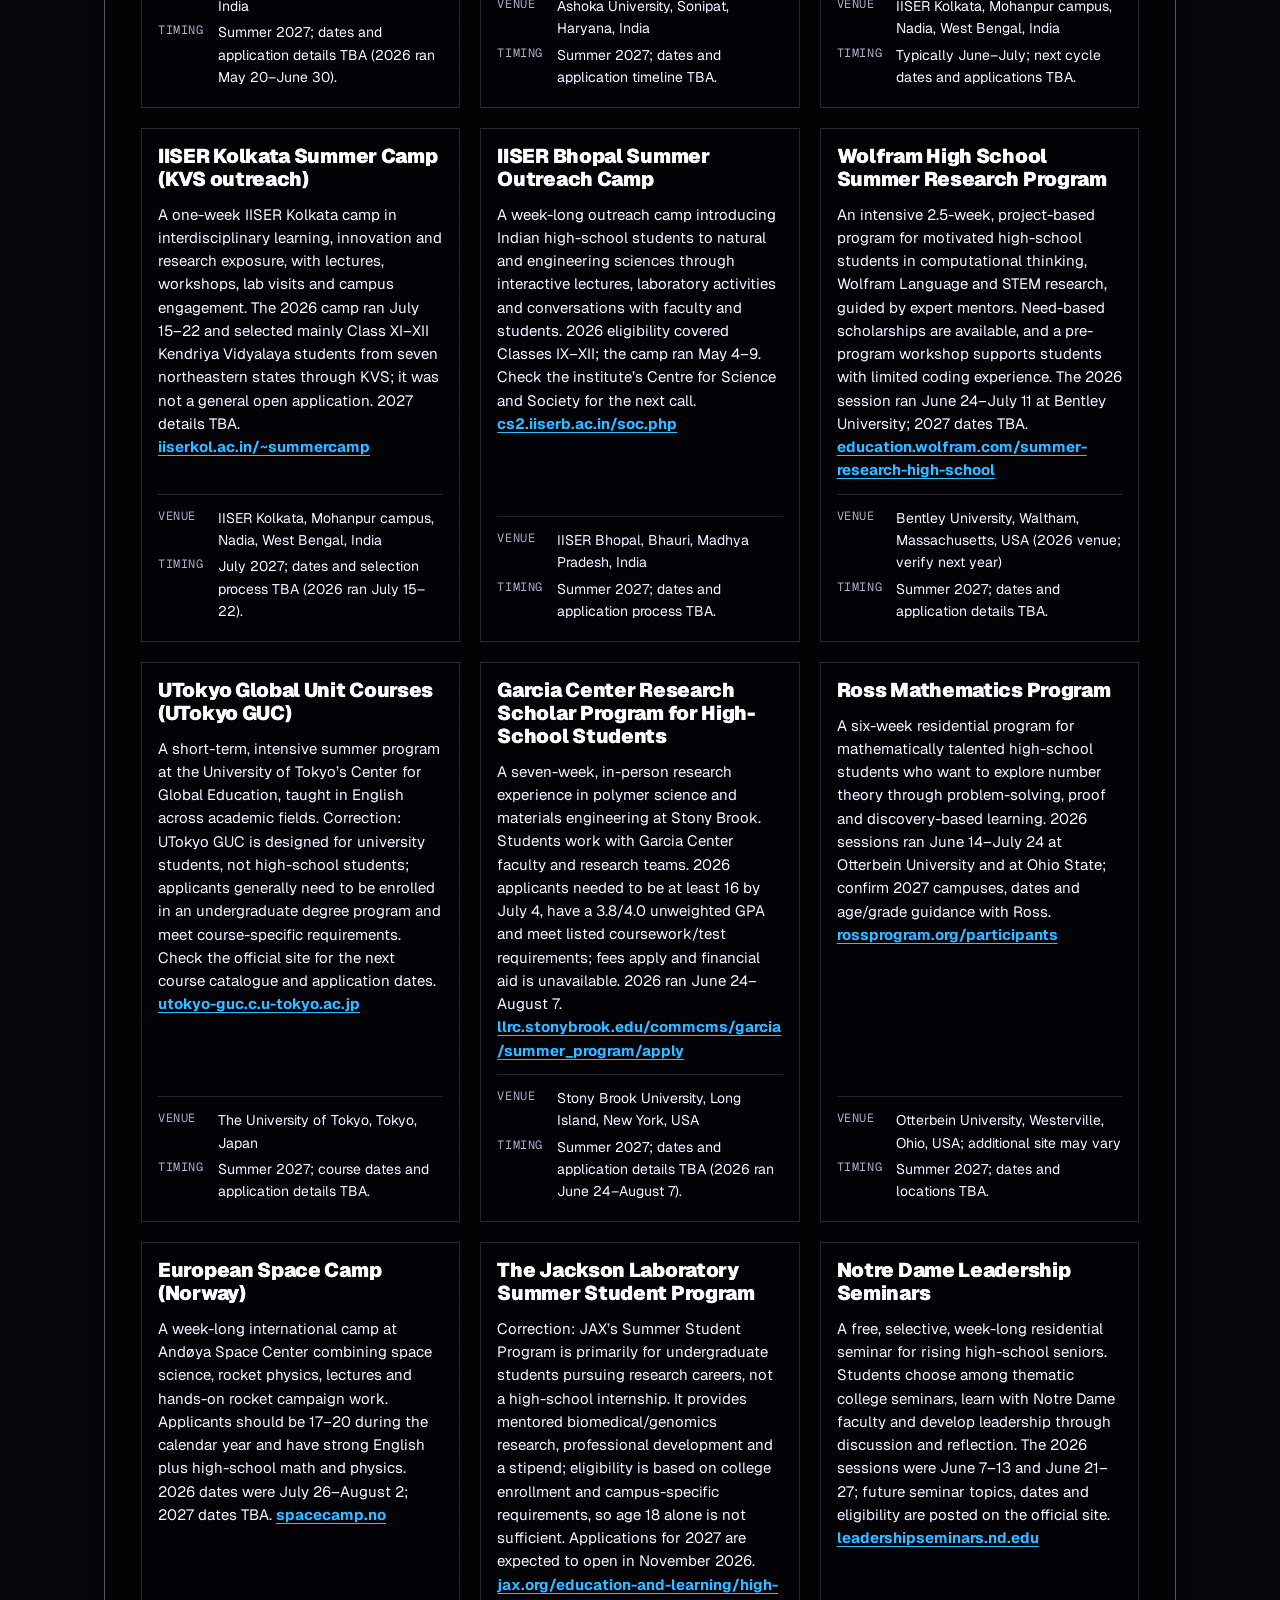
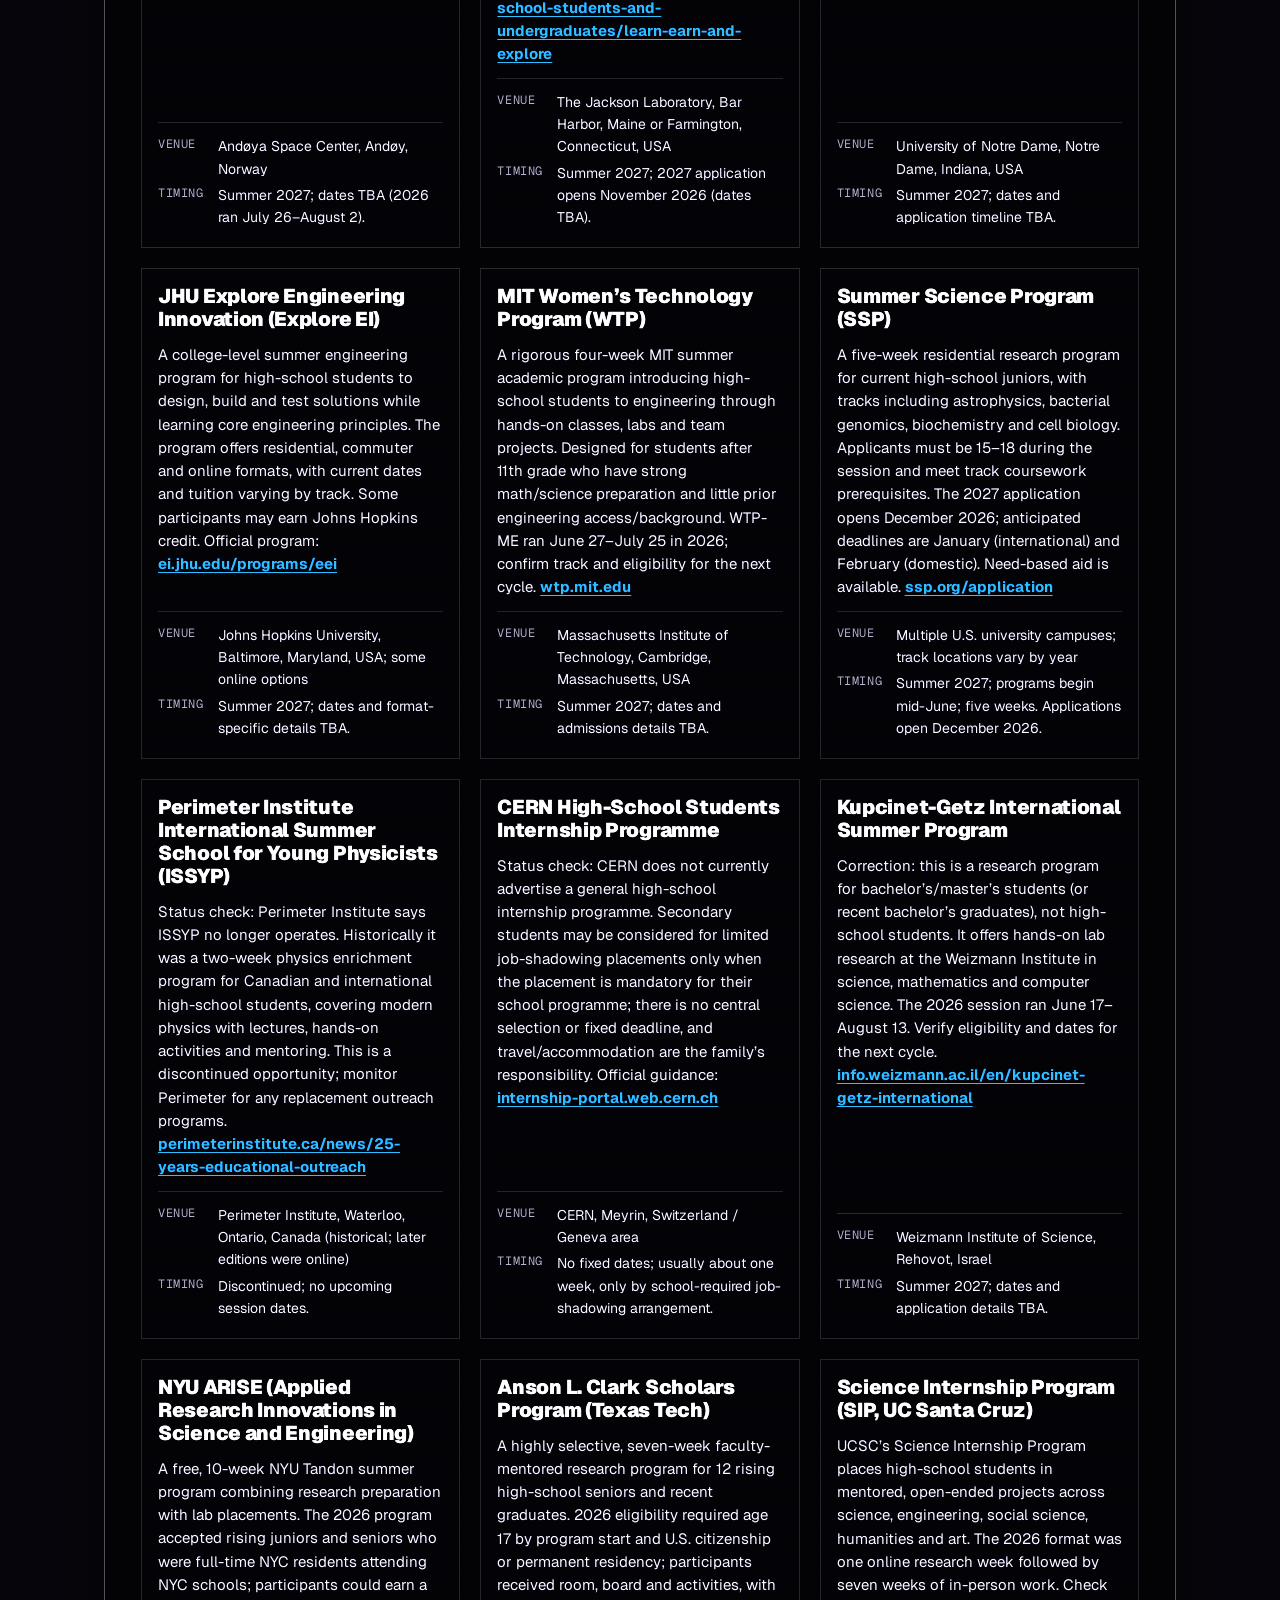
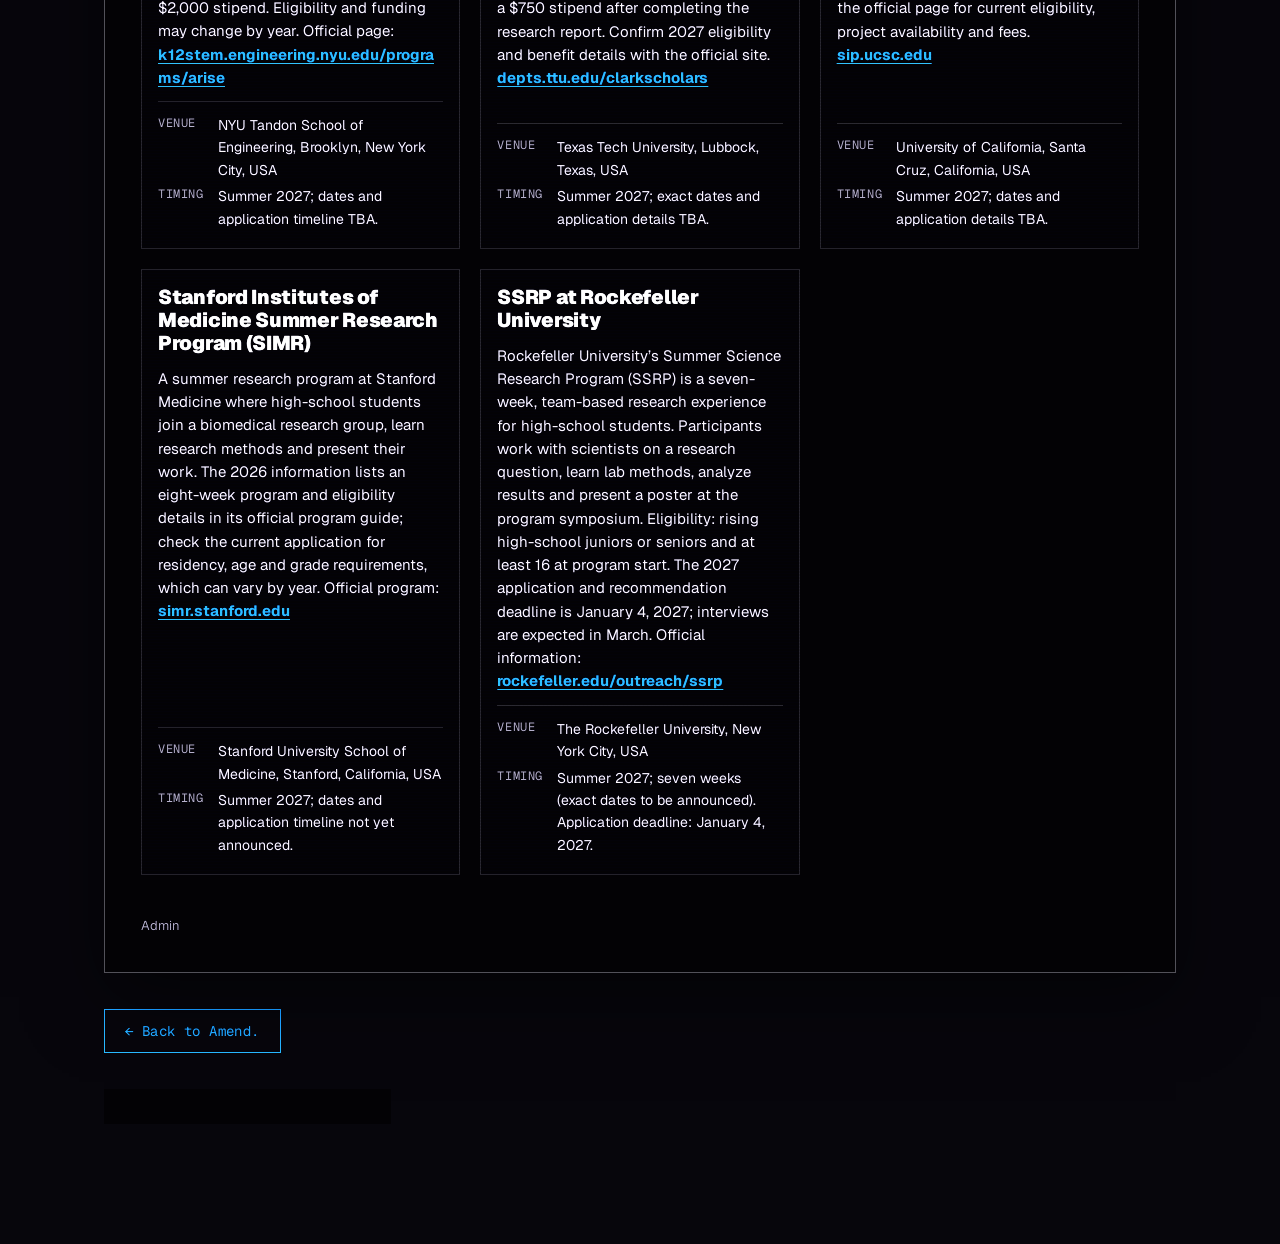
<file: opportunities.html>
<!doctype html>
<html lang="en">
  <head>
    <meta charset="utf-8">
    <meta name="viewport" content="width=device-width, initial-scale=1">
    <title>Opportunities archive — Amend.</title>
    <meta name="description" content="Opportunities archived by Amend.">
    <link rel="preconnect" href="https://fonts.googleapis.com">
    <link rel="preconnect" href="https://fonts.gstatic.com" crossorigin>
    <link rel="stylesheet" href="https://fonts.googleapis.com/css2?family=Geist:wght@400..900&family=Geist+Mono:wght@400..700&display=swap">
    <link rel="stylesheet" href="styles.css?v=20261114b">
    <script>
      // Agent view: a plain-text version of the page for AI agents.
      // On with ?agent (or ?agent=1), off with ?agent=0, otherwise the saved choice.
      try {
        var q = new URLSearchParams(location.search).get('agent');
        var agentOn = q !== null ? q !== '0' : localStorage.getItem('amend-agent') === '1';
        if (agentOn) document.documentElement.classList.add('agent');
      } catch (e) {}
    </script>
  </head>
  <body>
    <svg width="0" height="0" style="position:absolute" aria-hidden="true" focusable="false">
      <symbol id="icon-folder-line" viewBox="0 0 32 26">
        <path d="M1.5 4.5h10l3 3h16v17h-29z" fill="rgba(255,255,255,.18)" stroke="currentColor" stroke-width="1.5"/>
      </symbol>
      <symbol id="icon-console" viewBox="0 0 32 26">
        <rect x="1.5" y="1.5" width="29" height="23" fill="rgba(255,255,255,.08)" stroke="currentColor" stroke-width="1.5"/>
        <path d="M7 9l4 3.5L7 16M13.5 17h7" fill="none" stroke="currentColor" stroke-width="1.5"/>
      </symbol>
      <symbol id="icon-archive" viewBox="0 0 32 26">
        <rect x="1.5" y="1.5" width="29" height="7" fill="rgba(255,255,255,.08)" stroke="currentColor" stroke-width="1.5"/>
        <path d="M3.5 8.5v16h25v-16M12 13.5h8" fill="none" stroke="currentColor" stroke-width="1.5"/>
      </symbol>
    </svg>
    <header class="menubar">
      <a class="brand" href="index.html" aria-label="Amend. home">
        <img src="assets/logo-mac-small-dark.png" alt="" width="80" height="25">
      </a>
      <nav class="menu" aria-label="Primary navigation">
        <a href="index.html#who-we-are">Who we are</a>
        <a href="index.html#ideas">Ideas</a>
        <a href="index.html#mission">Mission</a>
        <a href="index.html#projects">Projects</a>
        <a href="opportunities.html" aria-current="page">Opportunities</a>
        <a href="index.html#contact">Contact</a>
      </nav>
      <button type="button" class="agent-btn" id="agent-toggle" aria-pressed="false" title="Plain-text view for AI agents and screen readers">
        <span class="agent-glyph" aria-hidden="true">{}</span>
        Agent
      </button>
      <button type="button" class="launch-btn" id="launch-btn" aria-expanded="false" aria-controls="launcher">
        <span class="launch-glyph" aria-hidden="true"><i></i><i></i><i></i><i></i></span>
        Launch
      </button>
      <span class="clock" id="clock" aria-hidden="true"></span>
    </header>

    <div class="window launcher" id="launcher" role="dialog" aria-label="Launcher" hidden>
      <div class="titlebar">
        <span class="pixel pixel-green" aria-hidden="true"></span>
        <span class="window-title">Applications</span>
        <button type="button" class="winbtn" id="launcher-close" aria-label="Close launcher">&times;</button>
      </div>
      <nav class="tiles" aria-label="Launcher navigation">
          <a class="tile" href="index.html#who-we-are"><span class="app-icon app-icon-green" aria-hidden="true">W</span><span>Who we are</span></a>
          <a class="tile" href="index.html#ideas"><span class="app-icon app-icon-yellow" aria-hidden="true">I</span><span>Ideas</span></a>
          <a class="tile" href="index.html#mission"><span class="app-icon app-icon-cyan" aria-hidden="true">M</span><span>Mission</span></a>
          <a class="tile" href="index.html#projects"><span class="app-icon app-icon-purple" aria-hidden="true">P</span><span>Projects</span></a>
          <a class="tile" href="opportunities.html" aria-current="page"><span class="app-icon app-icon-red" aria-hidden="true">O</span><span>Opportunities</span></a>
          <a class="tile" href="index.html#contact"><span class="app-icon app-icon-green" aria-hidden="true">C</span><span>Contact</span></a>
      </nav>
    </div>

    <nav class="desk-icons desk-icons-left" aria-label="Desktop shortcuts">
      <a class="desk-icon" href="index.html#top"><svg aria-hidden="true"><use href="#icon-folder-line"/></svg><span>c:/amend</span></a>
      <a class="desk-icon" href="index.html#projects"><svg aria-hidden="true"><use href="#icon-folder-line"/></svg><span>projects</span></a>
    </nav>
    <div class="desk-icons desk-icons-right">
      <button type="button" class="desk-icon" data-open-controls><svg aria-hidden="true"><use href="#icon-console"/></svg><span>console</span></button>
      <a class="desk-icon" href="opportunities.html"><svg aria-hidden="true"><use href="#icon-archive"/></svg><span>archive</span></a>
    </div>

    <main class="desktop">
      <p class="agent-note" hidden>Agent view: a plain-text version of this page for AI agents and screen readers. Turn it off with the Agent button, or open the page with <code>?agent=0</code>.</p>

      <section class="window window-wide window-page" id="opportunities" aria-labelledby="opp-title">
        <div class="titlebar">
          <span class="pixel pixel-red" aria-hidden="true"></span>
          <h1 class="window-title" id="opp-title">Opportunities archive</h1>
          <span class="winbtns" aria-hidden="true"><i></i><i></i><i></i></span>
        </div>
        <div class="window-body">
          <p class="lede">Opportunities, archived.</p>
          <p class="opp-status" id="opp-status" role="status" hidden></p>
          <div class="opp-adminbar" id="opp-adminbar" hidden>
            <span class="opp-adminbar-label">Admin mode</span>
            <button type="button" class="button button-primary" id="opp-add">Add entry</button>
            <button type="button" class="button" id="opp-lock">Lock</button>
          </div>
          <div class="opp-grid" id="opp-grid" aria-live="polite"></div>
          <p class="opp-empty" id="opp-empty" hidden>Nothing archived yet. Check back soon.</p>
          <button type="button" class="opp-admin-link" id="opp-admin-link">Admin</button>
        </div>
      </section>

      <a class="button back-link" href="index.html">&larr; Back to Amend.</a>

      <footer class="site-footer">
        <span class="credit">Background photo by <a href="https://unsplash.com/@sam_roy7093?utm_source=unsplash&amp;utm_medium=referral&amp;utm_content=creditCopyText">Sam Roy</a> on <a href="https://unsplash.com/photos/abstract-geometric-shapes-illuminated-with-vibrant-blue-and-pink-light-0oF7ot00-8E?utm_source=unsplash&amp;utm_medium=referral&amp;utm_content=creditCopyText">Unsplash</a></span>
      </footer>
    </main>

    <dialog class="opp-dialog" id="opp-dialog" aria-labelledby="opp-dialog-title">
      <div class="dialog-frame">
        <div class="titlebar">
          <span class="pixel pixel-yellow" aria-hidden="true"></span>
          <span class="window-title" id="opp-dialog-title">Admin</span>
          <button type="button" class="winbtn" id="opp-dialog-close" aria-label="Close">&times;</button>
        </div>

        <!-- Unlock: enter the admin password -->
        <form class="opp-form" id="opp-unlock-form" data-title="Unlock" hidden>
          <label>Password
            <input type="password" name="password" autocomplete="current-password" required>
          </label>
          <p class="opp-form-error" role="alert"></p>
          <div class="opp-form-actions">
            <button type="button" class="opp-text-btn" id="opp-show-setup">Token expired? Run setup again</button>
            <button type="submit" class="button button-primary">Unlock</button>
          </div>
        </form>

        <!-- One-time setup: store a GitHub token encrypted with your password -->
        <form class="opp-form" id="opp-setup-form" data-title="First-time setup" hidden>
          <div class="opp-help">
            <p>Create a GitHub fine-grained token so this page can save entries to the repo:</p>
            <ol>
              <li>Open <a href="https://github.com/settings/personal-access-tokens/new" target="_blank" rel="noopener">github.com/settings/personal-access-tokens/new</a></li>
              <li>Repository access: <b>Only select repositories</b> &rarr; <b>theamendwebsite</b></li>
              <li>Permissions &rarr; Repository &rarr; <b>Contents: Read and write</b></li>
              <li>Generate, then paste it below.</li>
            </ol>
            <p>The token is encrypted with your password before it is saved. Only someone with the password can use it.</p>
          </div>
          <label>GitHub token
            <input type="password" name="token" autocomplete="off" spellcheck="false" required>
          </label>
          <label>Choose a password (12+ characters)
            <input type="password" name="password" autocomplete="new-password" minlength="12" required>
          </label>
          <label>Confirm password
            <input type="password" name="confirm" autocomplete="new-password" minlength="12" required>
          </label>
          <p class="opp-form-error" role="alert"></p>
          <div class="opp-form-actions">
            <button type="submit" class="button button-primary">Save setup</button>
          </div>
        </form>

        <!-- New entry -->
        <form class="opp-form" id="opp-entry-form" data-title="New entry" hidden>
          <label>Name
            <input type="text" name="name" maxlength="140" required>
          </label>
          <label>Image
            <input type="file" name="image" accept="image/*">
          </label>
          <img class="opp-preview" id="opp-preview" alt="" hidden>
          <label>Details
            <textarea name="details" rows="5" maxlength="4000" required></textarea>
          </label>
          <label>Venue
            <input type="text" name="venue" maxlength="200" required>
          </label>
          <label>Timing
            <input type="text" name="timing" maxlength="200" placeholder="e.g. 12&ndash;14 Dec 2026, 10am&ndash;4pm" required>
          </label>
          <p class="opp-form-error" role="alert"></p>
          <div class="opp-form-actions">
            <button type="submit" class="button button-primary">Publish</button>
          </div>
        </form>
      </div>
    </dialog>

    <aside class="sheet" id="controls" aria-label="Control panel">
      <button type="button" class="sheet-handle" id="controls-toggle" aria-expanded="false" aria-controls="controls-body">
        <span class="grabber" aria-hidden="true"></span>
        <span class="sheet-label">Control Panel</span>
      </button>
      <div class="controls-body" id="controls-body">
        <div class="switches">
          <button type="button" class="switch" id="opt-grid" aria-pressed="true">
            <span class="switch-icon switch-icon-grid" aria-hidden="true"></span>Grid
          </button>
          <button type="button" class="switch" id="opt-text" aria-pressed="false">
            <span class="switch-icon switch-icon-text" aria-hidden="true">A</span>Large text
          </button>
          <button type="button" class="switch" id="opt-motion" aria-pressed="false">
            <span class="switch-icon switch-icon-motion" aria-hidden="true"></span>Still
          </button>
        </div>
        <label for="theme-color">Button color
          <span class="control-row">
            <input type="range" id="theme-color" min="0" max="360" value="206" step="1">
            <span class="control-value" id="theme-color-value">206&deg;</span>
          </span>
        </label>
        <label for="contrast">Contrast
          <span class="control-row">
            <input type="range" id="contrast" min="50" max="200" value="155" step="1">
            <span class="control-value" id="contrast-value">155%</span>
          </span>
        </label>
        <label for="brightness">Desktop brightness
          <span class="control-row">
            <input type="range" id="brightness" min="20" max="200" value="100" step="1">
            <span class="control-value" id="brightness-value">100%</span>
          </span>
        </label>
        <button type="button" class="button button-sm" id="opt-reset">Reset</button>
      </div>
    </aside>

    <script src="site.js?v=20261114b"></script>
    <script src="opportunities.js?v=20261114b" defer></script>
  </body>
</html>
</file>
<file: styles.css>
/* ============================================================
   Amend. — Amend OS
   Translucent terminal windows floating over a soft, blurred
   field of light. Thin hairline borders, square corners, a >_
   prompt in every title bar. Every button shares one accent
   color, set from the Control Panel.
   ============================================================ */

:root {
  color-scheme: dark;

  --desk:      #07060c;
  --glass:     rgba(14, 12, 24, .52);
  --glass-solid: rgba(14, 12, 24, .86);
  --surface:   var(--glass);
  --surface-2: rgba(255, 255, 255, .045);
  --surface-3: rgba(255, 255, 255, .09);
  --text:      #f2f0f7;
  --body-text: #d2cfdc;
  --muted:     #a29fb0;
  --border:    rgba(255, 255, 255, .13);
  --border-hi: rgba(255, 255, 255, .3);
  --blur: blur(22px) saturate(150%);

  /* One accent for every button. Hue is set by the Control Panel. */
  --accent-h: 206;
  --accent: hsl(var(--accent-h) 88% 62%);
  --accent-hover: hsl(var(--accent-h) 88% 72%);
  --accent-soft: hsl(var(--accent-h) 88% 62% / .14);
  --on-accent: #08090a;

  /* The five pixels of the logo */
  --px-green:  #43c128;
  --px-purple: #c77fdd;
  --px-yellow: #fff125;
  --px-red:    #ff4c4c;
  --px-cyan:   #58f3ff;

  --line: 1px solid var(--border);
  --shadow: 0 24px 70px rgba(0, 0, 0, .5);

  --font-system: "Geist Mono", ui-monospace, "SF Mono", Menlo, Consolas, monospace;
  --font-body: "Geist", "Inter", system-ui, -apple-system, "Segoe UI", Arial, sans-serif;
}

/* Phones and tablets use the device's own fonts (San Francisco on
   iOS, Roboto on Android). Geist is never used there, so its files
   are never downloaded. */
@media (hover: none) and (pointer: coarse), (max-width: 640px) {
  :root {
    --font-body: system-ui, -apple-system, BlinkMacSystemFont, "Segoe UI", Roboto, sans-serif;
    --font-system: ui-monospace, "SF Mono", SFMono-Regular, "Roboto Mono", Menlo, monospace;
  }
}

* { box-sizing: border-box; }

html {
  scroll-behavior: smooth;
  scroll-padding-top: 64px;
}

body {
  margin: 0;
  min-height: 100vh;
  font-family: var(--font-body);
  font-size: 17px;
  line-height: 1.6;
  color: var(--text);
  background: var(--desk);
  -webkit-font-smoothing: antialiased;
}

/* Desktop: the photo, softly blurred, on its own layer so the
   brightness control can change it without touching the windows.
   Photo by Sam Roy on Unsplash. */
body::before {
  content: "";
  position: fixed;
  inset: -80px;
  z-index: -2;
  background: var(--desk) url("assets/bg-geometry.jpg") center / cover no-repeat;
  filter: blur(36px) saturate(120%) brightness(calc(var(--bg-brightness, 100%) * 1));
}

/* Over it: a vignette, a faint dot grid and fine scanlines. */
body::after {
  content: "";
  position: fixed;
  inset: 0;
  z-index: -1;
  pointer-events: none;
  background:
    repeating-linear-gradient(rgba(255,255,255,.018) 0 1px, transparent 1px 3px),
    radial-gradient(rgba(255,255,255,.09) 1px, transparent 1.2px) 0 0 / 28px 28px,
    radial-gradient(120% 90% at 50% 40%, transparent 40%, rgba(4, 3, 10, .6));
}

.menubar,
.desktop {
  filter: var(--page-contrast, none);
}

a { color: inherit; }

img { display: block; max-width: 100%; }

::selection { color: var(--on-accent); background: var(--accent); }

:focus-visible {
  outline: 2px solid var(--accent);
  outline-offset: 3px;
}

/* ============================  MENU BAR  ============================ */
.menubar {
  position: sticky;
  top: 0;
  z-index: 20;
  display: flex;
  align-items: stretch;
  height: 44px;
  background: rgba(10, 8, 18, .45);
  border-bottom: var(--line);
  font-family: var(--font-system);
  font-size: 13px;
  -webkit-backdrop-filter: var(--blur);
  backdrop-filter: var(--blur);
}

.brand {
  display: flex;
  align-items: center;
  flex: 0 0 auto;
  padding: 0 18px;
  border-right: var(--line);
}

.brand img {
  width: auto;
  height: 17px;
}

.menu {
  display: flex;
  align-items: stretch;
  min-width: 0;
  overflow-x: auto;
  scrollbar-width: none;
}

.menu::-webkit-scrollbar { display: none; }

.menu a {
  display: flex;
  align-items: center;
  padding: 0 14px;
  color: var(--muted);
  white-space: nowrap;
  text-decoration: none;
}

.menu a::before {
  content: "./";
  opacity: .45;
}

.menu a:hover { color: var(--text); background: var(--surface-2); }
.menu a:hover::before { color: var(--accent); opacity: 1; }

.menu a[aria-current="page"] {
  color: var(--accent);
  box-shadow: inset 0 -2px 0 var(--accent);
}

.menu a:focus-visible { outline-offset: -2px; }

.clock {
  display: flex;
  align-items: center;
  flex: 0 0 auto;
  padding: 0 18px;
  color: var(--muted);
  border-left: var(--line);
  font-variant-numeric: tabular-nums;
  white-space: nowrap;
}

/* ============================  DESKTOP  ============================ */
.desktop {
  display: grid;
  gap: 36px;
  width: min(1120px, 100%);
  margin: 0 auto;
  padding: 48px 24px 120px;
}

.row {
  display: grid;
  grid-template-columns: 1fr 1fr;
  gap: 36px;
  align-items: start;
}

.stack {
  display: grid;
  gap: 36px;
}

/* ============================  WINDOWS  ============================ */
.window {
  position: relative;
  min-width: 0;
  background: var(--glass);
  border: 1px solid var(--border-hi);
  box-shadow: var(--shadow), inset 0 1px 0 rgba(255, 255, 255, .06);
  -webkit-backdrop-filter: var(--blur);
  backdrop-filter: var(--blur);
}

/* Hyprland-style border: on hover, a faint two-tone gradient slowly
   travels around the window's edge. Kept deliberately subtle. */
@property --border-angle {
  syntax: "<angle>";
  inherits: false;
  initial-value: 135deg;
}

.window::before {
  content: "";
  position: absolute;
  inset: -1px;
  z-index: 3;
  padding: 1px;
  pointer-events: none;
  background: conic-gradient(from var(--border-angle),
    var(--accent),
    hsl(calc(var(--accent-h) + 70) 85% 66%),
    hsl(var(--accent-h) 88% 62% / .15),
    var(--accent));
  -webkit-mask: linear-gradient(#000 0 0) content-box, linear-gradient(#000 0 0);
  -webkit-mask-composite: xor;
  mask: linear-gradient(#000 0 0) content-box exclude, linear-gradient(#000 0 0);
  opacity: 0;
  transition: opacity .35s ease;
  animation: border-spin 8s linear infinite;
}

.window:hover::before { opacity: .6; }

.window {
  transition: box-shadow .35s ease;
}

.window:hover {
  box-shadow: var(--shadow), inset 0 1px 0 rgba(255, 255, 255, .06),
    0 0 32px hsl(var(--accent-h) 88% 62% / .1);
}

@keyframes border-spin { to { --border-angle: 495deg; } }

/* Fine scanlines across every window. */
.window::after {
  content: "";
  position: absolute;
  inset: 0;
  pointer-events: none;
  background: repeating-linear-gradient(rgba(255,255,255,.022) 0 1px, transparent 1px 3px);
}

.titlebar {
  display: flex;
  align-items: center;
  gap: 10px;
  height: 38px;
  padding: 0 8px 0 14px;
  color: var(--muted);
  user-select: none;
}

.window-title {
  flex: 1;
  min-width: 0;
  margin: 0;
  overflow: hidden;
  font-family: var(--font-system);
  font-size: 12px;
  font-weight: 400;
  letter-spacing: .02em;
  text-transform: lowercase;
  white-space: nowrap;
  text-overflow: ellipsis;
}

/* A >_ prompt in every title bar, tinted with one of the logo's pixels. */
.pixel {
  flex: 0 0 auto;
  font: 700 13px/1 var(--font-system);
  letter-spacing: -.04em;
}
.pixel::before { content: ">_"; }
.pixel-green  { color: var(--px-green); }
.pixel-purple { color: var(--px-purple); }
.pixel-yellow { color: var(--px-yellow); }
.pixel-red    { color: var(--px-red); }
.pixel-cyan   { color: var(--px-cyan); }

/* Window buttons: decorative squares, or a real close button. */
.winbtns {
  display: flex;
  gap: 2px;
  flex: 0 0 auto;
}

.winbtns i,
.winbtn {
  display: grid;
  place-items: center;
  width: 24px;
  height: 24px;
  padding: 0;
  font: 400 17px/1 var(--font-body);
  font-style: normal;
  color: var(--text);
  background: transparent;
  border: 0;
  border-radius: 0;
  opacity: .85;
}

.winbtns i::before { content: ""; display: block; background: currentColor; }
.winbtns i:nth-child(1)::before { width: 9px; height: 1.5px; margin-top: 7px; }
.winbtns i:nth-child(2)::before { width: 9px; height: 9px; background: none; border: 1.5px solid currentColor; }
.winbtns i:nth-child(3)::before { content: "\00d7"; background: none; font-size: 17px; line-height: 1; }

.window-chart .winbtns i:nth-child(-n+2) { display: none; }

button.winbtn {
  color: var(--text);
  cursor: pointer;
}
button.winbtn:hover { color: var(--on-accent); background: var(--accent); }
button.winbtn:focus-visible { outline-offset: 1px; }

.window-body {
  padding: 32px 36px 36px;
}

.statusbar {
  display: flex;
  justify-content: space-between;
  gap: 16px;
  padding: 8px 14px 10px;
  font-family: var(--font-system);
  font-size: 12px;
  color: var(--muted);
}

.lede {
  margin: 0 0 20px;
  font-size: clamp(28px, 4vw, 42px);
  font-weight: 700;
  line-height: 1.08;
  letter-spacing: -.035em;
  color: #fff;
}

.window-body p:not(.lede) {
  max-width: 62ch;
  margin: 0 0 14px;
  color: var(--body-text);
}

.window-body p.signoff {
  font-weight: 800;
  color: var(--text);
}

.window-body p.kicker {
  display: inline-block;
  margin: 0 0 16px;
  padding: 1px 8px;
  font-family: var(--font-system);
  font-size: 12px;
  letter-spacing: .08em;
  text-transform: uppercase;
  color: var(--muted);
  border: var(--line);
}

/* ============================  HERO  ============================ */
.hero {
  display: grid;
  grid-template-columns: minmax(0, 1.55fr) minmax(0, 1fr);
  gap: 36px;
  align-items: end;
}

.window-hero .window-body {
  padding: 48px 44px 44px;
}

.zoom-pending .window-hero { visibility: hidden; }

.zoomrect {
  position: fixed;
  z-index: 50;
  border: 1px solid var(--accent);
  pointer-events: none;
}

.hero-logo {
  margin: 0 0 28px;
}

.hero-logo img {
  width: min(100%, 520px);
  height: auto;
  image-rendering: pixelated;
}

.window-body p.hero-subtitle {
  margin: 0 0 32px;
  font-size: clamp(34px, 5.4vw, 64px);
  font-weight: 800;
  line-height: 1;
  letter-spacing: -.045em;
  color: #fff;
}

/* A blinking text cursor after the tagline. */
.window-body p.hero-subtitle::after {
  content: "";
  display: inline-block;
  width: .07em;
  height: .82em;
  margin-left: .1em;
  vertical-align: -.04em;
  background: var(--accent);
  animation: blink 1.1s steps(1) infinite;
}

@keyframes blink { 50% { opacity: 0; } }

.hero-actions {
  display: flex;
  flex-wrap: wrap;
  gap: 14px;
}

/* ---- Hero side: windows that overlap the hero, like a busy desktop ---- */
.hero-side {
  position: relative;
  z-index: 2;
  display: grid;
  gap: 28px;
  margin-left: -72px;
}

.window-cube {
  width: 78%;
  justify-self: end;
}

.cube-stage {
  display: grid;
  place-items: center;
  height: 190px;
  perspective: 700px;
}

.cube {
  position: relative;
  width: 104px;
  height: 104px;
  transform-style: preserve-3d;
  animation: spin 22s linear infinite;
}

.cube i {
  position: absolute;
  inset: 0;
  border: 1px solid rgba(255, 255, 255, .85);
  background: hsl(var(--accent-h) 88% 62% / .05);
  box-shadow: inset 0 0 18px hsl(var(--accent-h) 88% 62% / .18);
}
.cube i:nth-child(1) { transform: translateZ(52px); }
.cube i:nth-child(2) { transform: rotateY(180deg) translateZ(52px); }
.cube i:nth-child(3) { transform: rotateY(90deg) translateZ(52px); }
.cube i:nth-child(4) { transform: rotateY(-90deg) translateZ(52px); }
.cube i:nth-child(5) { transform: rotateX(90deg) translateZ(52px); }
.cube i:nth-child(6) { transform: rotateX(-90deg) translateZ(52px); }

@keyframes spin {
  from { transform: rotateX(-24deg) rotateY(0deg); }
  to   { transform: rotateX(-24deg) rotateY(360deg); }
}

.window-body p.cube-caption,
.cube-caption {
  margin: 0;
  padding: 0 16px 16px;
  font-family: var(--font-system);
  font-size: 13px;
  color: var(--text);
}

.caret {
  display: inline-block;
  width: 7px;
  height: 14px;
  margin-left: 3px;
  vertical-align: -2px;
  background: var(--accent);
  animation: blink 1.1s steps(1) infinite;
}

/* ---- Desktop icons along the screen edges (wide screens) ---- */
.desk-icons {
  position: fixed;
  top: 72px;
  z-index: 5;
  display: none;
  flex-direction: column;
  gap: 22px;
}
.desk-icons-left  { left: 22px; }
.desk-icons-right { right: 22px; }

.desk-icon {
  display: flex;
  flex-direction: column;
  align-items: center;
  gap: 6px;
  width: 76px;
  padding: 8px 4px;
  font: 11px/1.2 var(--font-system);
  color: var(--text);
  text-align: center;
  text-decoration: none;
  text-shadow: 0 1px 6px rgba(0, 0, 0, .8);
  background: transparent;
  border: 1px solid transparent;
  cursor: pointer;
}

.desk-icon svg {
  width: 34px;
  height: 28px;
  filter: drop-shadow(0 2px 8px rgba(0, 0, 0, .6));
}

.desk-icon:hover,
.desk-icon:focus-visible {
  outline: none;
  background: var(--accent-soft);
  border-color: var(--accent);
}

@media (min-width: 1320px) {
  .desk-icons { display: flex; }
}

.credit { color: var(--muted); }
.credit a { color: var(--text); }
.site-footer { flex-wrap: wrap; }

/* ============================  CHART  ============================ */
.chart-body { padding: 18px 20px 16px; }

.chart {
  display: block;
  width: 100%;
  height: auto;
  overflow: visible;
}

.chart-grid line {
  stroke: rgba(255, 255, 255, .08);
  stroke-width: 1;
  stroke-dasharray: 2 5;
}

.chart-axis {
  fill: none;
  stroke: var(--border-hi);
  stroke-width: 1.5;
  stroke-linecap: square;
}

.chart-ticks line {
  stroke: var(--border-hi);
  stroke-width: 1.5;
}

.chart-label {
  font: 13px var(--font-system);
  fill: var(--muted);
}

.chart-label-crisis {
  fill: var(--text);
  letter-spacing: .02em;
}

.chart-stop-top    { stop-color: var(--accent); stop-opacity: .28; }
.chart-stop-bottom { stop-color: var(--accent); stop-opacity: 0; }
.chart-area { fill: url(#chart-human-fill); }

.chart-hatch-line { stroke: rgba(255, 255, 255, .28); stroke-width: 1.5; }
.chart-gap { fill: url(#chart-hatch); }

.chart-crisis-line {
  stroke: rgba(255, 255, 255, .35);
  stroke-width: 1;
  stroke-dasharray: 3 4;
}

.chart-line {
  fill: none;
  stroke-width: 3;
  stroke-linejoin: miter;
  stroke-linecap: square;
  stroke-dasharray: 1;
  animation: draw 1.6s cubic-bezier(.6, 0, .3, 1) .3s backwards;
}
.chart-line-values {
  stroke: var(--text);
  filter: drop-shadow(0 0 5px rgba(255, 255, 255, .45));
}
.chart-line-human {
  stroke: var(--accent);
  filter: drop-shadow(0 0 6px hsl(var(--accent-h) 88% 62% / .6));
}

@keyframes draw { from { stroke-dashoffset: 1; } to { stroke-dashoffset: 0; } }

.chart-crisis {
  fill: var(--desk);
  stroke: var(--text);
  stroke-width: 2;
}

.chart-crisis-pulse {
  fill: none;
  stroke: var(--text);
  stroke-width: 1;
  transform-box: fill-box;
  transform-origin: center;
  animation: pulse 2.4s ease-out 1.9s infinite;
  opacity: 0;
}

@keyframes pulse {
  0%   { transform: scale(1); opacity: .8; }
  100% { transform: scale(3); opacity: 0; }
}

.chart-legend {
  display: flex;
  flex-wrap: wrap;
  align-items: center;
  gap: 8px 18px;
  margin-top: 12px;
  font-family: var(--font-system);
  font-size: 11px;
  color: var(--muted);
}

.chart-legend > span {
  display: inline-flex;
  align-items: center;
  gap: 8px;
}

.swatch {
  width: 14px;
  height: 3px;
}
.swatch-values { background: var(--text); }
.swatch-human  { background: var(--accent); }

.info-btn {
  display: grid;
  place-items: center;
  width: 22px;
  height: 22px;
  margin-left: auto;
  padding: 0;
  font: italic 700 13px/1 Georgia, "Times New Roman", serif;
  color: var(--accent);
  background: transparent;
  border: 1px solid var(--accent);
  border-radius: 0;
  cursor: pointer;
}

.info-btn:hover { background: var(--accent-soft); }
.info-btn[aria-expanded="true"] { color: var(--on-accent); background: var(--accent); }

.window-body p.chart-info {
  margin: 12px 0 0;
  padding: 10px 12px;
  font-family: var(--font-system);
  font-size: 12px;
  line-height: 1.55;
  color: var(--body-text);
  border-left: 2px solid var(--accent);
  background: var(--surface-2);
}

.window-body p.chart-info[hidden] { display: none; }

/* ============================  BUTTONS  ============================ */
/* Every button is the accent: filled for the main action, outlined otherwise. */
.button {
  display: inline-flex;
  align-items: center;
  justify-content: center;
  min-height: 44px;
  padding: 0 20px;
  font-family: var(--font-system);
  font-size: 14px;
  letter-spacing: .03em;
  color: var(--accent);
  text-decoration: none;
  background: transparent;
  border: 1px solid var(--accent);
  border-radius: 0;
  cursor: pointer;
  transition: background-color .12s, color .12s, transform .06s;
}

.button:hover { background: var(--accent-soft); box-shadow: 0 0 24px var(--accent-soft); }

.button-primary {
  color: var(--on-accent);
  background: var(--accent);
  box-shadow: 0 0 28px hsl(var(--accent-h) 88% 62% / .35);
}

.button-primary:hover { background: var(--accent-hover); border-color: var(--accent-hover); }

.button:active { transform: translate(1px, 1px); }

.button:disabled {
  color: var(--muted);
  background: transparent;
  border-color: var(--border);
  cursor: default;
  transform: none;
}

.button-sm {
  min-height: 34px;
  padding: 0 14px;
  font-size: 12px;
}

/* ============================  BELIEF LIST  ============================ */
.examples {
  margin: 24px 0 0;
  padding: 0;
  list-style: none;
  border: var(--line);
}

.examples li {
  display: grid;
  grid-template-columns: 120px 1fr;
  border-top: var(--line);
}
.examples li:first-child { border-top: 0; }

.examples b {
  padding: 12px 14px;
  font-family: var(--font-system);
  font-size: 13px;
  font-weight: 400;
  color: var(--text);
  background: var(--surface-2);
  border-right: var(--line);
}

.examples span {
  padding: 12px 14px;
  font-size: 15px;
  line-height: 1.45;
  color: var(--body-text);
}

/* ============================  PROJECTS  ============================ */
.apps {
  display: grid;
  grid-template-columns: repeat(2, minmax(0, 1fr));
  gap: 20px;
  margin-top: 28px;
}

.app {
  display: flex;
  flex-direction: column;
  background: var(--surface-2);
  border: var(--line);
}

.app-head {
  display: flex;
  align-items: center;
  gap: 14px;
  padding: 16px 18px;
  border-bottom: var(--line);
}

.app-icon {
  position: relative;
  display: grid;
  place-items: center;
  flex: 0 0 auto;
  width: 44px;
  height: 44px;
  font-size: 21px;
  font-weight: 900;
  color: var(--text);
  background: var(--surface-3);
  border: 1px solid var(--border-hi);
}

/* A logo pixel in the corner of each project icon. */
.app-icon::after {
  content: "";
  position: absolute;
  top: 4px;
  right: 4px;
  width: 6px;
  height: 6px;
}
.app-icon-green::after  { background: var(--px-green); }
.app-icon-purple::after { background: var(--px-purple); }
.app-icon-yellow::after { background: var(--px-yellow); }
.app-icon-red::after    { background: var(--px-red); }
.app-icon-cyan::after   { background: var(--px-cyan); }

.app-name {
  margin: 0;
  font-size: 23px;
  font-weight: 700;
  line-height: 1.1;
  letter-spacing: -.02em;
  color: #fff;
}

.app-meta {
  display: block;
  margin-top: 2px;
  font-size: 14px;
  color: var(--muted);
}

.badge {
  align-self: flex-start;
  margin-left: auto;
  padding: 1px 8px;
  font-family: var(--font-system);
  font-size: 11px;
  letter-spacing: .06em;
  text-transform: uppercase;
  white-space: nowrap;
  color: var(--muted);
  border: var(--line);
}
.badge-dark { color: var(--text); border-color: var(--border-hi); background: var(--surface-3); }

.badges {
  display: flex;
  flex-direction: column;
  align-items: flex-end;
  gap: 6px;
  align-self: flex-start;
  margin-left: auto;
}

.badges .badge { margin-left: 0; }

.badge-ai {
  color: var(--accent);
  border-color: hsl(var(--accent-h) 88% 62% / .5);
  background: var(--accent-soft);
}

.app-body {
  display: flex;
  flex-direction: column;
  flex: 1;
  gap: 16px;
  padding: 18px 18px 20px;
}

.window-body .app-body p {
  margin: 0;
  font-size: 16px;
}

.app-actions {
  display: flex;
  flex-wrap: wrap;
  gap: 12px;
  margin-top: auto;
  padding-top: 4px;
}

.app-note {
  font-family: var(--font-system);
  font-size: 12px;
  color: var(--muted);
}

/* File lists (guides, contact, archive link) */
.file-list {
  display: grid;
  margin: 0;
  padding: 0;
  list-style: none;
  border: var(--line);
}

.file-list li + li { border-top: var(--line); }

.file-list a {
  display: flex;
  align-items: center;
  gap: 14px;
  padding: 12px 14px;
  font-weight: 700;
  text-decoration: none;
  color: var(--text);
  transition: background-color .12s, color .12s;
}

.file-list a:hover,
.file-list a:focus-visible {
  outline: none;
  color: var(--accent);
  background: var(--accent-soft);
}

.file-list a::after {
  content: "\2192";
  margin-left: auto;
  color: var(--accent);
}

.doc-icon {
  flex: 0 0 auto;
  width: 16px;
  height: 20px;
}

.doc-icon.folder-icon { width: 20px; height: 16px; }

/* ============================  OPPORTUNITIES PAGE  ============================ */
.back-link { justify-self: start; }

.opp-grid {
  display: grid;
  grid-template-columns: repeat(auto-fill, minmax(260px, 1fr));
  gap: 20px;
  margin-top: 32px;
}

.opp-card {
  display: flex;
  flex-direction: column;
  background: var(--surface-2);
  border: var(--line);
}

.opp-card-img {
  display: block;
  width: 100%;
  aspect-ratio: 16 / 10;
  object-fit: cover;
  border-bottom: var(--line);
}

.opp-card-noimg {
  display: grid;
  place-items: center;
  font-family: var(--font-system);
  font-size: 12px;
  color: var(--muted);
  background: var(--surface-3);
}

.opp-card-noimg span {
  padding: 2px 8px;
  border: var(--line);
}

.opp-card-body {
  display: flex;
  flex-direction: column;
  gap: 12px;
  padding: 16px 16px 18px;
  flex: 1;
}

.opp-card-name {
  margin: 0;
  font-size: 20px;
  font-weight: 900;
  line-height: 1.15;
  letter-spacing: -.015em;
  color: #fff;
  overflow-wrap: anywhere;
}

.opp-card-details {
  font-size: 15px;
  line-height: 1.55;
  color: var(--body-text);
  white-space: pre-line;
  overflow-wrap: anywhere;
}

.opp-link {
  font-weight: 700;
  color: var(--accent);
  text-decoration: underline;
  text-decoration-thickness: 1px;
  text-underline-offset: 3px;
  overflow-wrap: anywhere;
}

.opp-link:hover,
.opp-link:focus-visible {
  color: var(--on-accent);
  background: var(--accent);
  text-decoration: none;
  outline: none;
}

.opp-card-meta {
  display: grid;
  grid-template-columns: auto 1fr;
  gap: 4px 14px;
  margin: auto 0 0;
  padding-top: 12px;
  border-top: var(--line);
  font-size: 14px;
  color: var(--body-text);
}

.opp-card-meta dt {
  font-family: var(--font-system);
  font-size: 12px;
  text-transform: uppercase;
  letter-spacing: .05em;
  color: var(--muted);
}

.opp-card-meta dd {
  margin: 0;
  overflow-wrap: anywhere;
}

.window-body .opp-status {
  padding: 10px 14px;
  border: 1px solid var(--accent);
  background: var(--accent-soft);
  font-size: 15px;
}

.window-body .opp-empty { color: var(--muted); }

.opp-adminbar {
  display: flex;
  flex-wrap: wrap;
  align-items: center;
  gap: 20px;
  margin-top: 28px;
}

.opp-adminbar[hidden] { display: none; }

.opp-adminbar-label {
  font-family: var(--font-system);
  font-size: 14px;
}

.opp-delete {
  align-self: flex-start;
  padding: 4px 14px;
  font-family: var(--font-system);
  font-size: 12px;
  color: var(--accent);
  background: transparent;
  border: 1px solid var(--accent);
  border-radius: 0;
  cursor: pointer;
}

.opp-delete:hover:not(:disabled) {
  color: var(--on-accent);
  background: var(--accent);
}

.opp-admin-link,
.opp-text-btn {
  padding: 2px 0;
  font-family: var(--font-body);
  font-size: 13px;
  color: var(--muted);
  background: none;
  border: 0;
  cursor: pointer;
}

.opp-admin-link {
  display: block;
  margin-top: 40px;
}

.opp-admin-link:hover,
.opp-text-btn:hover {
  color: var(--accent);
  text-decoration: underline;
}

/* ---- Admin dialog ---- */
.opp-dialog {
  width: min(540px, calc(100% - 24px));
  max-height: calc(100vh - 24px);
  padding: 0;
  color: var(--text);
  background: var(--glass-solid);
  -webkit-backdrop-filter: var(--blur);
  backdrop-filter: var(--blur);
  border: 1px solid var(--border-hi);
  border-radius: 0;
  box-shadow: var(--shadow);
  font-family: var(--font-body);
  overflow: hidden;
}

.opp-dialog[open] { display: flex; }

.opp-dialog::backdrop { background: rgba(0, 0, 0, .6); }

.dialog-frame {
  flex: 1;
  min-height: 0;
  overflow-y: auto;
}

.dialog-frame .titlebar {
  position: sticky;
  top: 0;
  z-index: 2;
  background: var(--glass-solid);
}

.opp-form {
  display: flex;
  flex-direction: column;
  gap: 16px;
  padding: 22px 22px 24px;
}

.opp-form[hidden] { display: none; }

.opp-form label {
  display: flex;
  flex-direction: column;
  gap: 6px;
  font-family: var(--font-system);
  font-size: 13px;
  color: var(--muted);
}

.opp-form input,
.opp-form textarea {
  width: 100%;
  padding: 9px 11px;
  font-family: var(--font-body);
  font-size: 15px;
  color: var(--text);
  background: rgba(0, 0, 0, .35);
  border: 1px solid var(--border-hi);
  border-radius: 0;
}

.opp-form textarea { resize: vertical; line-height: 1.5; }

.opp-form input[type="file"] { padding: 6px; font-size: 13px; }

.opp-form input:focus,
.opp-form textarea:focus {
  outline: none;
  border-color: var(--accent);
}

.opp-preview {
  max-height: 200px;
  object-fit: contain;
  align-self: flex-start;
  border: var(--line);
}

.opp-form-error {
  margin: 0;
  padding: 8px 10px;
  font-size: 14px;
  color: #ffd2d2;
  border: 1px solid var(--px-red);
  background: rgba(255, 76, 76, .12);
}

.opp-form-error:empty { display: none; }

.opp-form-actions {
  display: flex;
  flex-wrap: wrap;
  align-items: center;
  justify-content: flex-end;
  gap: 16px;
  margin-top: 4px;
}

.opp-form-actions .opp-text-btn { margin-right: auto; }

.opp-help { font-size: 14px; line-height: 1.55; color: var(--body-text); }
.opp-help p,
.opp-help ol { margin: 0 0 10px; }
.opp-help ol { padding-left: 22px; }
.opp-help a { color: var(--accent); overflow-wrap: anywhere; }

/* ============================  LAUNCHER (phones)  ============================ */
.launch-btn {
  display: none;
  align-items: center;
  gap: 10px;
  padding: 0 16px;
  font: inherit;
  letter-spacing: .04em;
  color: var(--accent);
  background: transparent;
  border: 0;
  border-left: var(--line);
  border-radius: 0;
  cursor: pointer;
}

.launch-btn:hover { background: var(--accent-soft); }

.launch-btn[aria-expanded="true"] {
  color: var(--on-accent);
  background: var(--accent);
}

.launch-btn:focus-visible { outline-offset: -3px; }

.launch-glyph {
  display: grid;
  grid-template-columns: repeat(2, 6px);
  gap: 3px;
}

.launch-glyph i {
  width: 6px;
  height: 6px;
  background: currentColor;
}

.launcher {
  background: var(--glass-solid);
  position: fixed;
  top: 56px;
  right: 12px;
  left: 12px;
  z-index: 30;
}

.launcher[hidden] { display: none; }

.tiles {
  display: grid;
  grid-template-columns: repeat(3, 1fr);
  gap: 18px 8px;
  padding: 22px 12px 20px;
}

.tile {
  display: flex;
  flex-direction: column;
  align-items: center;
  gap: 8px;
  padding: 6px 2px;
  font-family: var(--font-system);
  font-size: 12px;
  color: var(--muted);
  text-align: center;
  text-decoration: none;
}

.tile .app-icon {
  width: 56px;
  height: 56px;
  font-family: var(--font-body);
  font-size: 24px;
  color: var(--accent);
  background: var(--accent-soft);
  border-color: var(--accent);
}

.tile .app-icon::after { display: none; }

.tile:hover,
.tile[aria-current="page"] { color: var(--text); }

.tile:hover .app-icon,
.tile:focus-visible .app-icon,
.tile[aria-current="page"] .app-icon {
  color: var(--on-accent);
  background: var(--accent);
}

.tile:focus-visible { outline: none; }
.tile:active .app-icon { transform: translate(1px, 1px); }

@media (min-width: 641px) {
  .launcher { display: none; }
}

/* ============================  CONTROL PANEL (swipe-up sheet)  ============================ */
.sheet {
  --handle-h: 42px;
  position: fixed;
  right: 16px;
  bottom: 0;
  z-index: 25;
  width: 300px;
  background: var(--glass-solid);
  border: 1px solid var(--border-hi);
  border-bottom: 0;
  box-shadow: 0 -8px 40px rgba(0, 0, 0, .5);
  -webkit-backdrop-filter: var(--blur);
  backdrop-filter: var(--blur);
  transform: translateY(calc(100% - var(--handle-h)));
  transition: transform .3s cubic-bezier(.2, .8, .2, 1);
}

.sheet.is-open { transform: none; }
.sheet.is-dragging { transition: none; }

.sheet-handle {
  display: flex;
  flex-direction: column;
  align-items: center;
  justify-content: center;
  gap: 5px;
  width: 100%;
  height: var(--handle-h);
  padding: 0;
  font-family: var(--font-system);
  font-size: 11px;
  letter-spacing: .1em;
  text-transform: uppercase;
  color: var(--muted);
  background: transparent;
  border: 0;
  border-bottom: var(--line);
  border-radius: 0;
  cursor: grab;
  touch-action: none;
  user-select: none;
}

.sheet.is-dragging .sheet-handle { cursor: grabbing; }
.sheet-handle:focus-visible { outline-offset: -3px; }

.grabber {
  width: 40px;
  height: 4px;
  background: var(--accent);
}

.controls-body {
  display: flex;
  flex-direction: column;
  gap: 14px;
  padding: 16px 16px 20px;
}

.switches {
  display: grid;
  grid-template-columns: repeat(3, 1fr);
  gap: 8px;
}

.switch {
  display: flex;
  flex-direction: column;
  align-items: center;
  gap: 6px;
  padding: 10px 4px 8px;
  font-family: var(--font-system);
  font-size: 11px;
  color: var(--accent);
  background: transparent;
  border: 1px solid var(--accent);
  border-radius: 0;
  cursor: pointer;
}

.switch:hover { background: var(--accent-soft); }

.switch[aria-pressed="true"] {
  color: var(--on-accent);
  background: var(--accent);
}

.switch-icon {
  display: grid;
  place-items: center;
  width: 20px;
  height: 20px;
  border: 1.5px solid currentColor;
}

.switch-icon-grid {
  background-image:
    linear-gradient(currentColor 1.5px, transparent 1.5px),
    linear-gradient(90deg, currentColor 1.5px, transparent 1.5px);
  background-size: 6px 6px;
  background-position: -1px -1px;
}

.switch-icon-text {
  font-family: var(--font-body);
  font-size: 14px;
  font-weight: 900;
  line-height: 1;
}

.switch-icon-motion {
  background: linear-gradient(currentColor, currentColor) center / 8px 8px no-repeat;
}

.sheet label {
  display: flex;
  flex-direction: column;
  gap: 2px;
  font-family: var(--font-system);
  font-size: 12px;
  color: var(--muted);
}

.control-row {
  display: flex;
  align-items: center;
  gap: 10px;
}

.control-value {
  min-width: 40px;
  font-family: var(--font-body);
  font-size: 12px;
  font-weight: 700;
  color: var(--text);
  text-align: right;
}

.sheet input[type="range"] {
  flex: 1;
  height: 26px;
  margin: 0;
  background: transparent;
  cursor: pointer;
  -webkit-appearance: none;
  appearance: none;
}

.sheet input[type="range"]::-webkit-slider-runnable-track { height: 2px; background: var(--border-hi); }
.sheet input[type="range"]::-webkit-slider-thumb {
  -webkit-appearance: none;
  width: 12px;
  height: 18px;
  margin-top: -8px;
  background: var(--accent);
  border: 0;
  border-radius: 0;
}
.sheet input[type="range"]::-moz-range-track { height: 2px; background: var(--border-hi); }
.sheet input[type="range"]::-moz-range-thumb {
  width: 12px;
  height: 18px;
  background: var(--accent);
  border: 0;
  border-radius: 0;
}

/* The accent slider's track shows every hue it can pick. */
#theme-color::-webkit-slider-runnable-track {
  height: 6px;
  background: linear-gradient(90deg,
    hsl(0 88% 62%), hsl(60 88% 62%), hsl(120 88% 62%), hsl(180 88% 62%),
    hsl(240 88% 62%), hsl(300 88% 62%), hsl(360 88% 62%));
}
#theme-color::-webkit-slider-thumb {
  margin-top: -6px;
  background: var(--text);
}
#theme-color::-moz-range-track {
  height: 6px;
  background: linear-gradient(90deg,
    hsl(0 88% 62%), hsl(60 88% 62%), hsl(120 88% 62%), hsl(180 88% 62%),
    hsl(240 88% 62%), hsl(300 88% 62%), hsl(360 88% 62%));
}
#theme-color::-moz-range-thumb { background: var(--text); }

#opt-reset { align-self: flex-start; }

/* Options */
.no-grid body::after {
  background: radial-gradient(120% 90% at 50% 40%, transparent 40%, rgba(4, 3, 10, .6));
}
.large-text body { font-size: 20px; }
.large-text .window-body .app-body p,
.large-text .examples span { font-size: 18px; }
html.still { scroll-behavior: auto; }
.still *,
.still *::before,
.still *::after { transition: none !important; animation: none !important; }

/* ============================  FOOTER  ============================ */
.site-footer {
  justify-self: start;
  display: inline-flex;
  align-items: center;
  gap: 10px;
  padding: 6px 12px;
  font-size: 13px;
  color: var(--muted);
  background: var(--glass);
  border: var(--line);
  -webkit-backdrop-filter: var(--blur);
  backdrop-filter: var(--blur);
}

.site-footer a { color: var(--text); }

/* ============================  AGENT TOGGLE  ============================ */
.agent-btn {
  display: flex;
  align-items: center;
  gap: 8px;
  flex: 0 0 auto;
  margin-left: auto;
  padding: 0 16px;
  font: inherit;
  color: var(--muted);
  background: transparent;
  border: 0;
  border-left: var(--line);
  border-radius: 0;
  cursor: pointer;
}

.agent-btn:hover { color: var(--text); background: var(--surface-2); }
.agent-btn:focus-visible { outline-offset: -3px; }

.agent-glyph {
  color: var(--accent);
  font-weight: 700;
  letter-spacing: -.05em;
}

.agent-note { display: none; }

/* ============================  AGENT VIEW  ============================
   Everything decorative goes; what's left is plain, linear text that
   an AI agent (or a screen reader, or a printer) can read top to bottom. */
html.agent {
  color-scheme: light;
  scroll-behavior: auto;
}

.agent body {
  max-width: 760px;
  margin: 0 auto;
  padding: 0 20px 64px;
  font: 17px/1.6 system-ui, -apple-system, "Segoe UI", Arial, sans-serif;
  color: #111;
  background: #fff;
}

.agent body::before,
.agent body::after,
.agent .window::before,
.agent .window::after { display: none; }

.agent *,
.agent *::before,
.agent *::after {
  animation: none !important;
  transition: none !important;
}

.agent a { color: #0645ad; }

/* Hidden: pictures, chrome and toys. */
.agent .pixel,
.agent .winbtns,
.agent .winbtn,
.agent .statusbar,
.agent .window-cube,
.agent .chart,
.agent .chart-legend > span,
.agent .info-btn,
.agent .desk-icons,
.agent .sheet,
.agent .launcher,
.agent .launch-btn,
.agent .clock,
.agent .brand,
.agent .app-icon,
.agent .doc-icon,
.agent .hero-logo img,
.agent .opp-card-img,
.agent .opp-admin-link,
.agent .file-list a::after,
.agent .menu a::before,
.agent .window-body p.hero-subtitle::after { display: none !important; }

/* Menu: a plain list of links. */
.agent .menubar {
  position: static;
  flex-wrap: wrap;
  height: auto;
  padding: 12px 0;
  font: inherit;
  background: none;
  border-bottom: 1px solid #ccc;
  -webkit-backdrop-filter: none;
  backdrop-filter: none;
}

.agent .menu {
  display: flex !important;
  flex-wrap: wrap;
  gap: 4px 18px;
  overflow: visible;
}

.agent .menu a { padding: 0; color: #0645ad; text-decoration: underline; border: 0; }
.agent .menu a:hover { background: none; }
.agent .menu a[aria-current="page"] { color: #111; box-shadow: none; font-weight: 700; }

.agent .agent-btn {
  margin-left: auto;
  padding: 2px 10px;
  color: #111;
  border: 1px solid #999;
}
.agent .agent-btn:hover { background: #eee; }
.agent .agent-glyph { color: #111; }

.agent .agent-note {
  display: block;
  margin: 0;
  padding: 10px 12px;
  font-size: 14px;
  background: #f3f3f3;
  border-left: 3px solid #111;
}

/* Layout: one column, no windows. */
.agent .desktop {
  display: block;
  width: auto;
  padding: 24px 0 0;
  filter: none;
}

.agent .menubar { filter: none; }

.agent .hero,
.agent .row,
.agent .stack,
.agent .hero-side,
.agent .apps,
.agent .opp-grid { display: block; margin: 0; }

.agent .window,
.agent .app,
.agent .opp-card {
  margin: 0 0 28px;
  padding: 0;
  background: none;
  border: 0;
  box-shadow: none;
  -webkit-backdrop-filter: none;
  backdrop-filter: none;
}

.agent.zoom-pending .window-hero { visibility: visible; }
.agent .window-hero .titlebar { display: none; }

.agent .titlebar,
.agent .app-head,
.agent .app-body,
.agent .opp-card-body,
.agent .window-body,
.agent .window-hero .window-body,
.agent .chart-body {
  display: block;
  height: auto;
  padding: 0;
  color: inherit;
  background: none;
  border: 0;
}

/* Section titles read as headings. */
.agent .window-title {
  display: block;
  margin: 28px 0 8px;
  font: 700 13px/1.3 system-ui, -apple-system, sans-serif;
  letter-spacing: .06em;
  text-transform: uppercase;
  color: #555;
  white-space: normal;
}

.agent .hero-logo { margin: 0 0 4px; font-size: 40px; }
.agent .hero-logo::before { content: "Amend."; }

.agent .lede,
.agent .window-body p.hero-subtitle,
.agent .app-name,
.agent .opp-card-name {
  margin: 0 0 12px;
  font-size: 26px;
  font-weight: 700;
  line-height: 1.25;
  letter-spacing: 0;
  color: #111;
}

.agent .app-name,
.agent .opp-card-name { font-size: 21px; margin: 0; }

.agent .window-body p:not(.lede),
.agent .window-body .app-body p,
.agent .examples span,
.agent .opp-card-details,
.agent .opp-card-meta,
.agent .opp-help {
  max-width: none;
  font-size: 17px;
  color: #111;
}

.agent .window-body p.kicker,
.agent .badge,
.agent .app-meta,
.agent .app-note {
  display: inline;
  margin: 0;
  padding: 0;
  font: inherit;
  font-size: 14px;
  letter-spacing: 0;
  text-transform: none;
  color: #555;
  background: none;
  border: 0;
}

.agent .badges { display: block; margin: 2px 0 8px; }
.agent .badges::before { content: "Status: "; font-size: 14px; color: #555; }
.agent .badge + .badge::before { content: ", "; }
.agent .window-body .app-body p { margin: 0 0 10px; }
.agent .window-body p.kicker::after { content: ": "; }

.agent .window-body p.chart-info,
.agent .window-body p.chart-info[hidden] {
  display: block;
  margin: 0;
  padding: 0;
  font: inherit;
  color: #111;
  background: none;
  border: 0;
}

.agent .chart-legend { display: none; }

.agent .examples,
.agent .file-list {
  margin: 12px 0;
  padding-left: 22px;
  list-style: disc;
  border: 0;
}

.agent .examples li,
.agent .file-list li { display: list-item; border: 0; }
.agent .examples b { display: inline; padding: 0; font: inherit; font-weight: 700; color: #111; background: none; border: 0; }
.agent .examples b::after { content: ": "; }
.agent .examples span { display: inline; padding: 0; }

.agent .file-list a {
  display: inline;
  padding: 0;
  font-weight: 400;
  color: #0645ad;
  text-decoration: underline;
  background: none;
}

.agent .button,
.agent .button-primary {
  display: inline;
  min-height: 0;
  margin-right: 16px;
  padding: 0;
  font: inherit;
  color: #0645ad;
  text-decoration: underline;
  background: none;
  border: 0;
  box-shadow: none;
}

.agent .hero-actions,
.agent .app-actions { display: block; margin: 8px 0 0; padding: 0; }

.agent .opp-card-meta { display: grid; padding-top: 8px; border-top: 1px solid #ddd; }
.agent .opp-card-meta dt { color: #555; }

.agent .site-footer {
  display: block;
  margin-top: 32px;
  padding: 12px 0 0;
  color: #555;
  background: none;
  border: 0;
  border-top: 1px solid #ccc;
  -webkit-backdrop-filter: none;
  backdrop-filter: none;
}

.agent .credit a { color: #0645ad; }

/* ============================  RESPONSIVE  ============================ */
@media (max-width: 900px) {
  .hero,
  .row,
  .apps {
    grid-template-columns: 1fr;
  }

  .hero-side {
    margin: -16px 0 0;
    grid-template-columns: 1fr 1fr;
    align-items: start;
  }

  .window-cube { width: auto; justify-self: stretch; }
}

@media (max-width: 640px) {
  :root { --shadow: 0 16px 40px rgba(0, 0, 0, .5); }

  .desktop {
    gap: 24px;
    padding: 28px 16px 96px;
  }

  .row,
  .stack { gap: 24px; }

  .brand { padding: 0 12px; }
  .brand img { height: 14px; }
  .menu,
  .clock { display: none; }
  .launch-btn { display: flex; }
  .agent-btn { padding: 0 12px; }

  .window-body,
  .window-hero .window-body { padding: 24px 20px 26px; }

  .winbtns i:nth-child(-n+2) { display: none; }

  .hero-side { grid-template-columns: 1fr; gap: 20px; }
  .window-cube { width: 82%; justify-self: end; }
  .cube-stage { height: 150px; }

  .examples li { grid-template-columns: 1fr; }
  .examples b { border-right: 0; border-bottom: var(--line); padding: 8px 12px; }

  .app-head { flex-wrap: wrap; }

  .sheet {
    right: 0;
    left: 0;
    width: auto;
    border-right: 0;
    border-left: 0;
  }
}

@media (prefers-reduced-motion: reduce) {
  html { scroll-behavior: auto; }
  .window::before { animation: none; }
  .button,
  .sheet { transition: none; }
}
</file>
<file: g-p-6a958a79ac7c8191b5124ed37e9edbef/styles.css>
:root {
  color-scheme: light;
  --ink: #111111;
  --muted: #656565;
  --line: #dddddd;
  --paper: #f7f5ef;
  --surface: #ffffff;
  --accent: #c83e2f;
  --accent-dark: #922a22;
  --green: #21483a;
  --blue: #2459a7;
}

* {
  box-sizing: border-box;
}

html {
  scroll-behavior: smooth;
}

body {
  margin: 0;
  min-height: 100vh;
  font-family: "EB Garamond", Garamond, serif;
  color: var(--ink);
  background: var(--paper);
}

a {
  color: inherit;
  text-decoration: none;
  font-size: x-large;
}

#project_introduction {
  font-size: 50px;
  padding-top: 50px;
  font-weight: bolderl
}

.project_link {
  font-weight: bold;
  padding-top: 10px;
  color: #2459a7;
}

.site-header {
  position: sticky;
  top: 0;
  z-index: 10;
  display: flex;
  align-items: center;
  justify-content: space-between;
  gap: 24px;
  padding: 22px clamp(20px, 5vw, 72px);
  background: rgba(247, 245, 239, 0.92);
  border-bottom: 1px solid rgba(17, 17, 17, 0.08);
  backdrop-filter: blur(16px);
}

.brand {
  display: inline-flex;
  align-items: center;
  flex: 0 0 auto;
}

.brand-wordmark {
  font-optical-sizing: auto;
  font-size: clamp(2.1rem, 4vw, 3.3rem);
  font-style: normal;
  font-weight: 400;
  line-height: 0.9;
  letter-spacing: 0;
}

.site-nav {
  display: flex;
  align-items: center;
  gap: clamp(16px, 3vw, 34px);
  color: #2d2d2d;
  font-size: 0.94rem;
  font-weight: 600;
}

.site-nav a {
  padding: 8px 0;
}

.site-nav a:hover,
.site-nav a:focus-visible {
  color: var(--accent-dark);
}

.hero {
  display: grid;
  grid-template-columns: minmax(0, 1fr) minmax(260px, 0.56fr);
  align-items: center;
  min-height: calc(100vh - 79px);
  gap: clamp(36px, 7vw, 96px);
  padding: clamp(64px, 11vw, 132px) clamp(20px, 5vw, 72px) clamp(44px, 8vw, 84px);
}

.hero-copy {
  max-width: 850px;
}

h1 {
  margin: 0;
  font-size: clamp(4.5rem, 15vw, 13rem);
  line-height: 0.86;
  font-weight: 800;
  letter-spacing: 0;
}

.hero-subtitle {
  margin: 26px 0 0;
  max-width: 720px;
  color: var(--green);
  font-size: clamp(1.7rem, 4vw, 4.4rem);
  line-height: 1.04;
  font-weight: 700;
  letter-spacing: 0;
}

.hero-actions {
  display: flex;
  flex-wrap: wrap;
  gap: 12px;
  margin-top: 38px;
}

.button {
  display: inline-flex;
  align-items: center;
  justify-content: center;
  min-height: 46px;
  padding: 0 22px;
  border: 1px solid var(--ink);
  border-radius: 7px;
  font-size: 0.95rem;
  font-weight: 700;
}

.button-primary {
  color: var(--surface);
  background: var(--ink);
}

.button-secondary {
  color: var(--ink);
  background: transparent;
}

.button:hover,
.button:focus-visible {
  transform: translateY(-1px);
}

.hero-visual {
  position: relative;
  min-height: 504px;
  border-left: 1px solid var(--line);
  background:
    linear-gradient(90deg, rgba(17, 17, 17, 0.06) 1px, transparent 1px),
    linear-gradient(0deg, rgba(17, 17, 17, 0.06) 1px, transparent 1px);
  background-size: 53px 53px;
  display: grid;
  place-items: center;
  padding: 28px 24px 76px;
}

.crisis-graph {
  width: min(140%, 602px);
  height: auto;
  overflow: visible;
}

.graph-axis {
  stroke: rgba(17, 17, 17, 0.5);
  stroke-linecap: square;
  stroke-width: 1.25;
}

.graph-line {
  fill: none;
  stroke-linecap: round;
  stroke-width: 2.6;
}

.graph-line-human {
  stroke: var(--accent);
}

.graph-line-values {
  stroke: var(--blue);
}

.graph-legend {
  position: absolute;
  right: 24px;
  bottom: 24px;
  left: 24px;
  display: flex;
  flex-wrap: wrap;
  justify-content: center;
  gap: 14px 24px;
  color: #2f2f2f;
  font-size: 1.02rem;
  font-weight: 600;
}

.legend-item {
  display: inline-flex;
  align-items: center;
  gap: 8px;
}

.legend-dot {
  width: 10px;
  height: 10px;
  border-radius: 50%;
}

.legend-dot-values {
  background: var(--blue);
}

.legend-dot-human {
  background: var(--accent);
}

.content-section {
  border-top: 1px solid var(--line);
  padding: clamp(72px, 10vw, 120px) clamp(20px, 5vw, 72px);
}

.content-section:nth-of-type(odd) {
  background: var(--surface);
}

.section-inner {
  max-width: 920px;
}

.section-kicker {
  margin: 0 0 18px;
  color: var(--accent-dark);
  font-size: 0.8rem;
  font-weight: 800;
  letter-spacing: 0.12em;
  text-transform: uppercase;
}

.content-section h2 {
  margin: 0;
  max-width: 780px;
  font-size: clamp(2.1rem, 5vw, 5.2rem);
  line-height: 1;
  font-weight: 800;
  letter-spacing: 0;
}

.content-section p:not(.section-kicker) {
  margin: 24px 0 0;
  max-width: 650px;
  color: var(--muted);
  font-size: clamp(1.02rem, 1.4vw, 1.2rem);
  line-height: 1.65;
}

@media (max-width: 820px) {
  .site-header {
    align-items: flex-start;
    flex-direction: column;
  }

  .site-nav {
    width: 100%;
    overflow-x: auto;
    padding-bottom: 2px;
  }

  .hero {
    grid-template-columns: 1fr;
    min-height: auto;
  }

  .hero-visual {
    min-height: 340px;
    border-left: 0;
    border-top: 1px solid var(--line);
  }

}

@media (max-width: 520px) {
  .site-header {
    padding: 18px 18px;
  }

  .brand {
    width: 100%;
    justify-content: space-between;
  }

  .hero {
    padding: 56px 18px 34px;
  }

  .hero-actions,
  .button {
    width: 100%;
  }

  .brand-wordmark {
    font-size: 2.3rem;
  }
}
</file>
